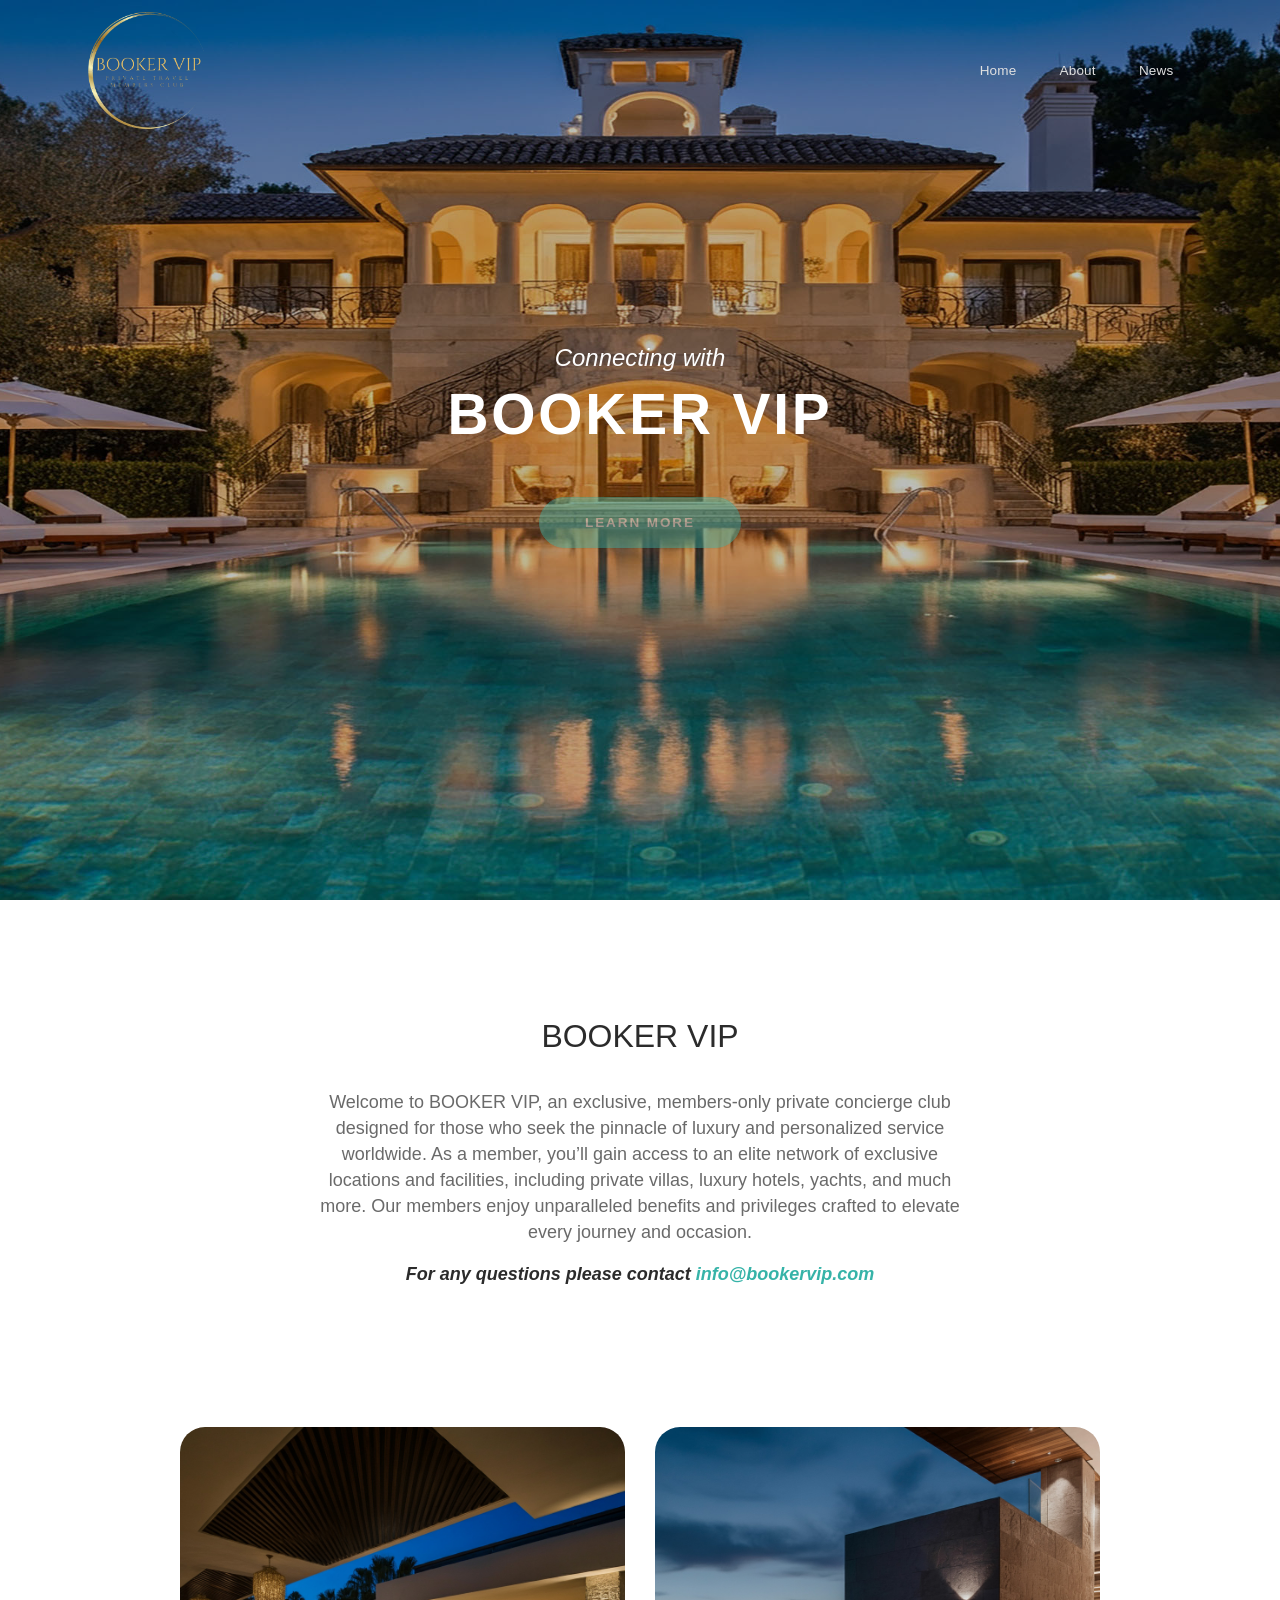
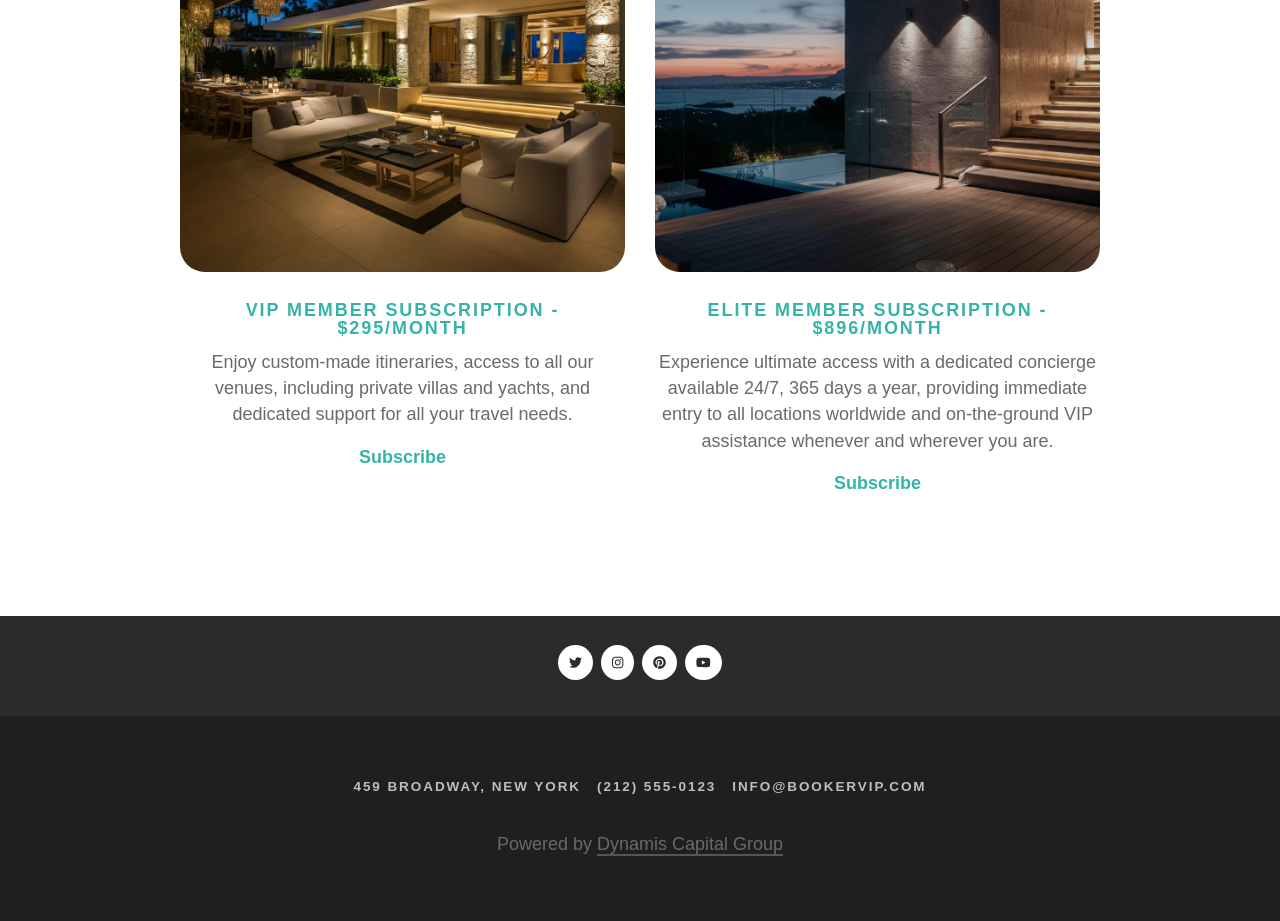
<file: index.html>
﻿<!DOCTYPE html>
<html data-bs-theme="light" lang="en-US" dir="ltr">
  <head>
    <meta charset="utf-8" />
    <meta http-equiv="X-UA-Compatible" content="IE=edge" />
    <meta name="viewport" content="width=device-width, initial-scale=1" />

    <!-- ===============================================-->
    <!--    Document Title-->
    <!-- ===============================================-->
    <title>BOOKER VIP</title>

    <!-- ===============================================-->
    <!--    Favicons-->
    <!-- ===============================================-->
    <link
      rel="apple-touch-icon"
      sizes="180x180"
      href="assets/img/favicons/apple-touch-icon.png"
    />
    <link
      rel="icon"
      type="image/png"
      sizes="32x32"
      href="assets/img/favicons/favicon-32x32.png"
    />
    <link
      rel="icon"
      type="image/png"
      sizes="16x16"
      href="assets/img/favicons/favicon-16x16.png"
    />
    <link
      rel="shortcut icon"
      type="image/x-icon"
      href="assets/img/favicons/favicon.ico"
    />
    <link rel="manifest" href="assets/img/favicons/manifest.json" />
    <meta
      name="msapplication-TileImage"
      content="assets/img/favicons/mstile-150x150.png"
    />
    <meta name="theme-color" content="#ffffff" />

    <!-- ===============================================-->
    <!--    Stylesheets-->
    <!-- ===============================================-->
    <link
      href="vendors/loaders.css/loaders.min.css"
      rel="stylesheet"
      type="text/css"
    />
    <link rel="preconnect" href="https://fonts.gstatic.com" />
    <link
      href="css2?family=Crimson+Text:ital,wght@0,400;0,600;0,700;1,400;1,600;1,700&amp;family=Mulish:ital,wght@0,200..1000;1,200..1000&amp;display=swap"
      rel="stylesheet"
    />
    <link rel="stylesheet" href="vendors/swiper/swiper-bundle.min.css" />
    <link href="assets/css/theme.min.css" rel="stylesheet" />
    <link href="assets/css/user.min.css" rel="stylesheet" />
  </head>

  <body>
    <!-- ===============================================--><!--    Main Content--><!-- ===============================================-->
    <main
      class="main"
      id="top"
      data-zanim-timeline="{}"
      data-zanim-trigger="scroll"
    >
      <div
        class="min-vh-100 d-flex flex-center bg-black w-100 position-fixed"
        id="preloader"
      >
        <div class="lds-ellipsis">
          <div></div>
          <div></div>
          <div></div>
          <div></div>
        </div>
      </div>
      <div data-layout="container">
        <div class="content">
          <nav
            class="navbar navbar-baikal navbar-top navbar-expand-lg fixed-top top-0 start-0 end-0"
            data-navbar-soft-on-scroll="data-navbar-soft-on-scroll"
          >
            <div class="container">
              <a class="navbar-brand" href="../">
                <img
                  src="assets/img/Vip-members-travel-club.png"
                  alt=""
                  width="123" /></a
              ><button
                class="navbar-toggler collapsed"
                type="button"
                data-bs-toggle="collapse"
                data-toggler-button="data-toggler-button"
                data-bs-target="#navbarNavDropdown"
                aria-controls="navbarNavDropdown"
                aria-expanded="false"
                aria-label="Toggle navigation"
              >
                <span class="navbar-toggler-icon"></span>
              </button>
              <div
                class="collapse navbar-collapse navbar-nav-top"
                id="navbarNavDropdown"
              >
                <ul class="ms-auto navbar-nav align-items-lg-center">
                  <li class="nav-item">
                    <a
                      class="nav-link d-flex align-items-center"
                      href="../index.html"
                      >Home</a
                    >
                  </li>
                  <li class="nav-item">
                    <a class="nav-link d-flex align-items-center" href=""
                      >About</a
                    >
                  </li>
                  <li class="nav-item">
                    <a class="nav-link d-flex align-items-center" href="#"
                      >News</a
                    >
                  </li>
                </ul>
              </div>
            </div>
          </nav>
          <div
            class="swiper-theme-container theme-slider animated-swiper"
            data-swiper-theme-container="data-swiper-theme-container"
          >
            <div
              class="swiper"
              data-swiper='{"loop":true,"slideToClickedSlide":true,"slidesPerView":1,"effect":"fade","autoplay":{"delay":5000,"disabledOnInteraction":false}}'
            >
              <div class="swiper-wrapper">
                <div class="swiper-slide">
                  <!-- ============================================--><!-- <section> begin ============================-->
                  <section
                    class="py-0 overflow-hidden"
                    data-zanim-timeline='{"delay":0}'
                  >
                    <div
                      class="bg-holder overlay"
                      style="background-image: url(assets/img/header-01.jpg)"
                      data-zanim-xs='{"delay":0,"ease":"Sine.easeInOut","duration":1,"from":{"scale":1.05,"alpha":1},"to":{"scale":1,"alpha":1}}'
                    ></div>
                    <!--/.bg-holder-->
                    <div class="container">
                      <div class="row flex-center py-6 py-lg-8 min-vh-100">
                        <div class="col-auto text-center">
                          <p
                            class="fst-italic mb-2 text-white fs-8 font-base"
                            data-zanim-xs='{"delay":0.7,"duration":0.7,"ease":"Power2.easeOut","from":{"y":20,"opacity":0},"to":{"y":0,"opacity":1}}'
                          >
                            Connecting with
                          </p>
                          <h2
                            class="text-uppercase text-white mb-4 mb-md-5 fw-bolder fs-6 fs-lg-5 pt-1"
                            data-zanim-xs='{"delay":0,"duration":1,"ease":"Sine.easeInOut","from":{"letterSpacing":"0.25em","opacity":0},"to":{"letterSpacing":"0.05em","opacity":1}}'
                          >
                            BOOKER VIP
                          </h2>
                          <button
                            class="btn btn-primary rounded-capsule mt-3 ls-1"
                            href="#!"
                            data-zanim-xs='{"delay":1.2,"duration":0.7,"ease":"Power2.easeOut","from":{"y":-20,"opacity":0},"to":{"y":0,"opacity":1}}'
                          >
                            Learn More
                          </button>
                        </div>
                      </div>
                      <a
                        class="text-white down-arrow"
                        href="#secondSection"
                        data-offset="400"
                        ><span
                          class="indicator-home-arrow"
                          data-zanim-xs='{"ease":"Back.easeOut","delay":1.95,"duration":0.4,"from":{"y":0,"opacity":0},"to":{"y":16,"opacity":1}}'
                        ></span
                        ><span
                          class="indicator-home-arrow"
                          data-zanim-xs='{"ease":"Back.easeOut","delay":2.2,"duration":0.4,"from":{"y":0,"opacity":0},"to":{"y":10,"opacity":1}}'
                        ></span
                      ></a>
                    </div>
                    <!-- end of .container-->
                  </section>
                  <!-- <section> close ============================--><!-- ============================================-->
                </div>
                <div class="swiper-slide">
                  <!-- ============================================--><!-- <section> begin ============================-->
                  <section
                    class="py-0 overflow-hidden"
                    data-zanim-timeline='{"delay":0}'
                  >
                    <div
                      class="bg-holder overlay"
                      style="background-image: url(assets/img/header-02.jpg)"
                      data-zanim-xs='{"delay":0,"ease":"Sine.easeInOut","duration":1,"from":{"scale":1.05,"alpha":1},"to":{"scale":1,"alpha":1}}'
                    ></div>
                    <!--/.bg-holder-->
                    <div class="container">
                      <div class="row flex-center py-6 py-lg-8 min-vh-100">
                        <div class="col-auto text-center">
                          <p
                            class="fst-italic mb-2 text-white fs-8 font-base"
                            data-zanim-xs='{"delay":0.7,"duration":0.7,"ease":"Power2.easeOut","from":{"y":20,"opacity":0},"to":{"y":0,"opacity":1}}'
                          >
                            start with you
                          </p>
                          <h2
                            class="text-uppercase text-white mb-4 mb-md-5 fw-bolder fs-6 fs-lg-5 pt-1"
                            data-zanim-xs='{"delay":0,"duration":1,"ease":"Sine.easeInOut","from":{"letterSpacing":"0.25em","opacity":0},"to":{"letterSpacing":"0.05em","opacity":1}}'
                          >
                            BOOKER VIP
                          </h2>
                          <button
                            class="btn btn-primary rounded-capsule mt-3 ls-1"
                            href="#!"
                            data-zanim-xs='{"delay":1.2,"duration":0.7,"ease":"Power2.easeOut","from":{"y":-20,"opacity":0},"to":{"y":0,"opacity":1}}'
                          >
                            Learn More
                          </button>
                        </div>
                      </div>
                      <a
                        class="text-white down-arrow"
                        href="#secondSection"
                        data-offset="400"
                        ><span
                          class="indicator-home-arrow"
                          data-zanim-xs='{"ease":"Back.easeOut","delay":1.95,"duration":0.4,"from":{"y":0,"opacity":0},"to":{"y":16,"opacity":1}}'
                        ></span
                        ><span
                          class="indicator-home-arrow"
                          data-zanim-xs='{"ease":"Back.easeOut","delay":2.2,"duration":0.4,"from":{"y":0,"opacity":0},"to":{"y":10,"opacity":1}}'
                        ></span
                      ></a>
                    </div>
                    <!-- end of .container-->
                  </section>
                  <!-- <section> close ============================--><!-- ============================================-->
                </div>
              </div>
              <div class="swiper-nav">
                <div class="swiper-button-next swiper-button-white"></div>
                <div class="swiper-button-prev swiper-button-white"></div>
              </div>
            </div>
          </div>

          <!-- ============================================--><!-- <section> begin ============================-->
          <section class="text-center" id="secondSection">
            <div class="container">
              <div class="row justify-content-center">
                <div class="col-lg-10">
                  <h3 class="pb-4 font-base fs-7 fw-normal text-1000">
                    BOOKER VIP
                  </h3>
                  <p class="w-xl-75 mx-auto px-3">
                    Welcome to BOOKER VIP, an exclusive, members-only private
                    concierge club designed for those who seek the pinnacle of
                    luxury and personalized service worldwide. As a member,
                    you’ll gain access to an elite network of exclusive
                    locations and facilities, including private villas, luxury
                    hotels, yachts, and much more. Our members enjoy
                    unparalleled benefits and privileges crafted to elevate
                    every journey and occasion.
                  </p>
                  <p class="w-md-75 mx-auto">
                    <span class="fst-italic text-1000 fw-semi-bold"
                      >For any questions please contact </span
                    ><a
                      class="text-primary fw-semi-bold fst-italic"
                      href="mailto: info@bookervip.com"
                      >info@bookervip.com</a
                    >
                  </p>
                </div>
              </div>
              <div class="row justify-content-center pt-6 pt-lg-8">
                <div class="col-11 col-md-5 mt-1">
                  <img class="img-fluid" src="assets/img/about.jpg" alt="" />
                  <h5
                    class="text-uppercase pt-4 pb-2 text-primary fw-bolder fs-9 ls-1"
                  >
                    VIP Member Subscription - $295/month
                  </h5>
                  <p>
                    Enjoy custom-made itineraries, access to all our venues,
                    including private villas and yachts, and dedicated support
                    for all your travel needs.
                  </p>
                  <a
                    class="text-capitalize link-primary fw-semi-bold mb-6 mb-md-0 d-inline-block"
                    href="#!"
                    >Subscribe</a
                  >
                </div>
                <div class="col-11 col-md-5 mt-1">
                  <img class="img-fluid" src="assets/img/action.jpg" alt="" />
                  <h5
                    class="text-uppercase pt-4 pb-2 text-primary fw-bolder fs-9 ls-1"
                  >
                    Elite Member Subscription - $896/month
                  </h5>
                  <p>
                    Experience ultimate access with a dedicated concierge
                    available 24/7, 365 days a year, providing immediate entry
                    to all locations worldwide and on-the-ground VIP assistance
                    whenever and wherever you are.
                  </p>
                  <a class="text-capitalize link-primary fw-semi-bold" href="#!"
                    >Subscribe</a
                  >
                </div>
              </div>
            </div>
            <!-- end of .container-->
          </section>
          <!-- <section> close ============================--><!-- ============================================-->

          <footer>
            <!-- ============================================--><!-- <section> begin ============================-->
            <section class="bg-1000 py-4">
              <div class="container">
                <div class="row">
                  <div
                    class="col text-center pb-2 d-flex align-items-center justify-content-center"
                  >
                    <a
                      class="social-icon d-flex align-items-center me-2"
                      href="#!"
                      ><span class="fab fa-twitter text-1000"></span></a
                    ><a
                      class="social-icon d-flex align-items-center me-2"
                      href="#!"
                      ><span class="fab fa-instagram text-1000"></span></a
                    ><a
                      class="social-icon d-flex align-items-center me-2"
                      href="#!"
                      ><span class="fab fa-pinterest text-1000"></span></a
                    ><a class="social-icon d-flex align-items-center" href="#!"
                      ><span class="fab fa-youtube text-1000"></span
                    ></a>
                  </div>
                </div>
              </div>
              <!-- end of .container-->
            </section>
            <!-- <section> close ============================--><!-- ============================================-->

            <!-- ============================================--><!-- <section> begin ============================-->
            <section class="bg-1100 py-5">
              <div class="container">
                <div class="row">
                  <div class="col text-center">
                    <h6
                      class="text-400 fw-semi-bold mt-3 fw-bold ls-1 text-uppercase"
                    >
                      459 broadway, new york<span class="ms-3"
                        >(212) 555-0123</span
                      ><span class="ms-3 mt-1 mt-md-0 d-inline-block"
                        >info@bookervip.com
                      </span>
                    </h6>
                    <p class="pt-4 mb-3 text-700">
                      Powered by
                      <a
                        class="link-700 text-decoration-none"
                        href="https://dynamiscapitalgroup.com/"
                        target="_blank"
                      >
                        <span
                          class="border-bottom border-800 border-2"
                          style="line-height: 10px; margin-bottom: 10px"
                          >Dynamis Capital Group
                        </span></a
                      >
                    </p>
                  </div>
                </div>
              </div>
              <!-- end of .container-->
            </section>
            <!-- <section> close ============================--><!-- ============================================-->
          </footer>
        </div>
      </div>
    </main>
    <!-- ===============================================--><!--    End of Main Content--><!-- ===============================================-->

    <!-- ===============================================--><!--    JavaScripts--><!-- ===============================================-->
    <script src="vendors/popper/popper.min.js"></script>
    <script src="vendors/bootstrap/bootstrap.min.js"></script>
    <script src="vendors/is/is.min.js"></script>
    <script src="vendors/swiper/swiper-bundle.min.js"></script>
    <script src="vendors/fontawesome/all.min.js"></script>
    <script src="vendors/lodash/lodash.min.js"></script>
    <script src="vendors/imagesloaded/imagesloaded.pkgd.js"></script>
    <script src="vendors/gsap/gsap.js"></script>
    <script src="vendors/gsap/customEase.js"></script>
    <script src="vendors/gsap/drawSVGPlugin.js"></script>
    <script src="assets/js/theme.js"></script>
  </body>
</html>
</file>
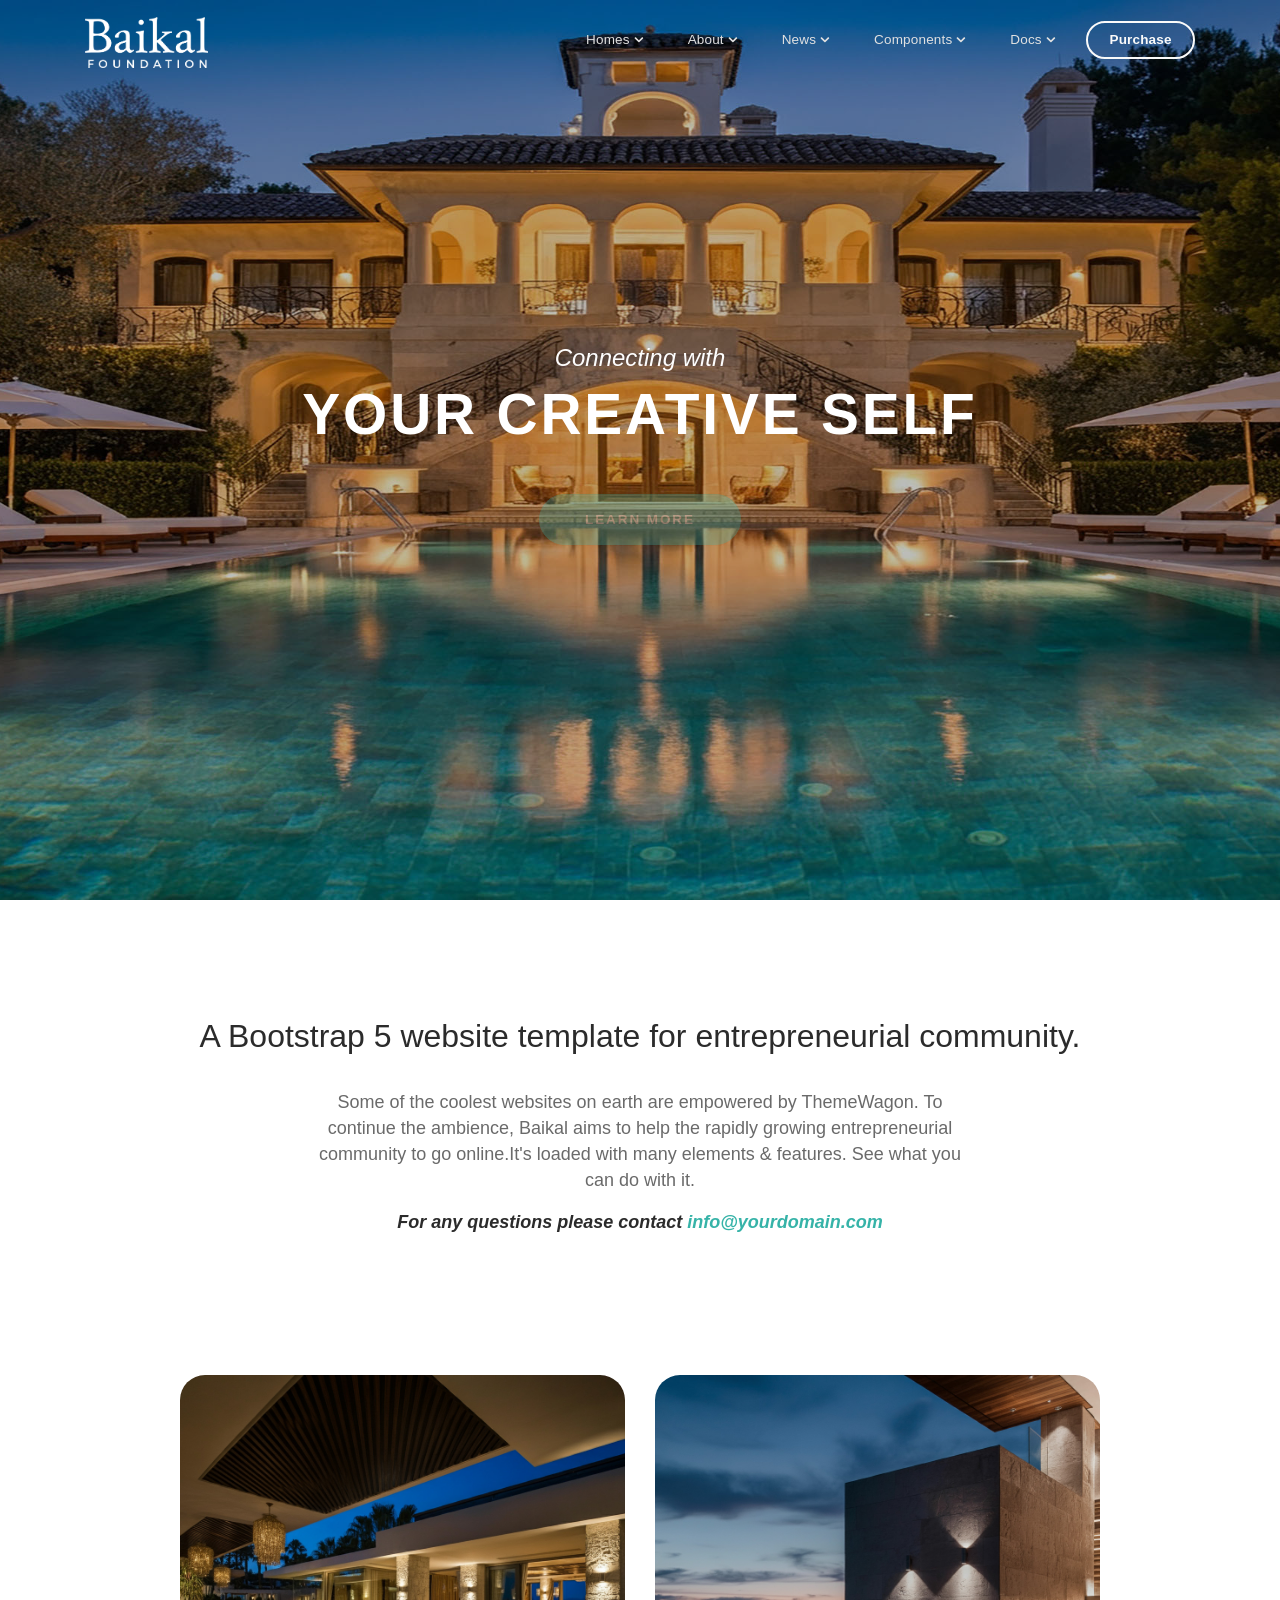
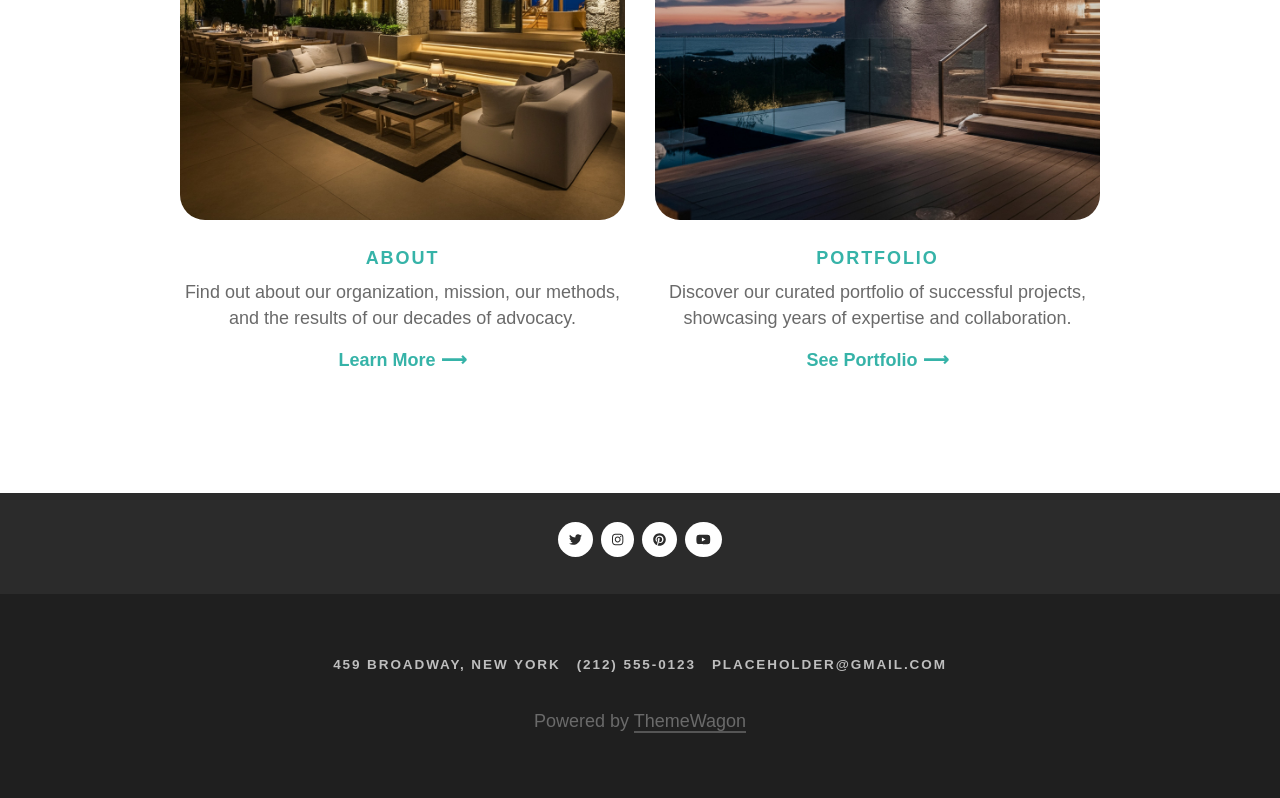
<file: homes/home-slider.html>
﻿<!DOCTYPE html>
<html data-bs-theme="light" lang="en-US" dir="ltr">

  <head>
    <meta charset="utf-8">
    <meta http-equiv="X-UA-Compatible" content="IE=edge">
    <meta name="viewport" content="width=device-width, initial-scale=1">

    <!-- ===============================================--><!--    Document Title--><!-- ===============================================-->
    <title>Baikal | Create Beautiful Website</title>

    <!-- ===============================================--><!--    Favicons--><!-- ===============================================-->
    <link rel="apple-touch-icon" sizes="180x180" href="../assets/img/favicons/apple-touch-icon.png">
    <link rel="icon" type="image/png" sizes="32x32" href="../assets/img/favicons/favicon-32x32.png">
    <link rel="icon" type="image/png" sizes="16x16" href="../assets/img/favicons/favicon-16x16.png">
    <link rel="shortcut icon" type="image/x-icon" href="../assets/img/favicons/favicon.ico">
    <link rel="manifest" href="../assets/img/favicons/manifest.json">
    <meta name="msapplication-TileImage" content="../assets/img/favicons/mstile-150x150.png">
    <meta name="theme-color" content="#ffffff">

    <!-- ===============================================--><!--    Stylesheets--><!-- ===============================================-->
    <link href="../vendors/loaders.css/loaders.min.css" rel="stylesheet" type="text/css">
    <link rel="preconnect" href="https://fonts.gstatic.com">
    <link href="../../../css2?family=Crimson+Text:ital,wght@0,400;0,600;0,700;1,400;1,600;1,700&amp;family=Mulish:ital,wght@0,200..1000;1,200..1000&amp;display=swap" rel="stylesheet">
    <link rel="stylesheet" href="../vendors/swiper/swiper-bundle.min.css">
    <link href="../assets/css/theme.min.css" rel="stylesheet">
    <link href="../assets/css/user.min.css" rel="stylesheet">
  </head>

  <body>
    <!-- ===============================================--><!--    Main Content--><!-- ===============================================-->
    <main class="main" id="top" data-zanim-timeline="{}" data-zanim-trigger="scroll">
      <div class="min-vh-100 d-flex flex-center bg-black w-100 position-fixed" id="preloader">
        <div class="lds-ellipsis">
          <div> </div>
          <div> </div>
          <div> </div>
          <div></div>
        </div>
      </div>
      <div data-layout="container">
        <div class="content">
          <nav class="navbar navbar-baikal navbar-top navbar-expand-lg fixed-top top-0 start-0 end-0" data-navbar-soft-on-scroll="data-navbar-soft-on-scroll">
            <div class="container"><a class="navbar-brand" href="../"> <img src="../assets/img/logo-baikal.png" alt="" width="123"></a><button class="navbar-toggler collapsed" type="button" data-bs-toggle="collapse" data-toggler-button="data-toggler-button" data-bs-target="#navbarNavDropdown" aria-controls="navbarNavDropdown" aria-expanded="false" aria-label="Toggle navigation"><span class="navbar-toggler-icon"></span></button>
              <div class="collapse navbar-collapse navbar-nav-top" id="navbarNavDropdown" data-top-nav-dropdowns="data-top-nav-dropdowns">
                <ul class="ms-auto navbar-nav align-items-lg-center">
                  <li class="nav-item dropdown"> <a class="nav-link dropdown-toggle d-flex align-items-center" href="#!" role="button" data-bs-toggle="dropdown" data-bs-auto-close="outside" aria-haspopup="true" aria-expanded="false">Homes<span class="fas fa-chevron-down d-inline-block toggle-icon" data-fa-transform="shrink-4"></span></a>
                    <ul class="dropdown-menu navbar-dropdown-caret">
                      <li> <a class="dropdown-item" href="../index.html">Default</a></li>
                      <li> <a class="dropdown-item" href="index-classic.html">Classic</a></li>
                      <li> <a class="dropdown-item" href="youtube-video.html">Video full height</a></li>
                      <li> <a class="dropdown-item" href="video-classic.html">Video classic</a></li>
                      <li> <a class="dropdown-item active" href="home-slider.html">Home slider</a></li>
                      <li> <a class="dropdown-item" href="slider-classic.html">Slider classic</a></li>
                    </ul>
                  </li>
                  <li class="nav-item dropdown"> <a class="nav-link dropdown-toggle d-flex align-items-center" href="#!" role="button" data-bs-toggle="dropdown" data-bs-auto-close="outside" aria-haspopup="true" aria-expanded="false">About<span class="fas fa-chevron-down d-inline-block toggle-icon" data-fa-transform="shrink-4"></span></a>
                    <ul class="dropdown-menu navbar-dropdown-caret">
                      <li> <a class="dropdown-item" href="../about/what-we-do.html">What we do</a></li>
                      <li> <a class="dropdown-item" href="../about/projects.html">Projects</a></li>
                      <li> <a class="dropdown-item" href="../about/partners.html">Partners</a></li>
                      <li> <a class="dropdown-item" href="../about/contact.html">Contact</a></li>
                    </ul>
                  </li>
                  <li class="nav-item dropdown"> <a class="nav-link dropdown-toggle d-flex align-items-center" href="#!" role="button" data-bs-toggle="dropdown" data-bs-auto-close="outside" aria-haspopup="true" aria-expanded="false">News<span class="fas fa-chevron-down d-inline-block toggle-icon" data-fa-transform="shrink-4"></span></a>
                    <ul class="dropdown-menu navbar-dropdown-caret">
                      <li> <a class="dropdown-item" href="../news/archive.html">Archive</a></li>
                      <li> <a class="dropdown-item" href="../news/standard.html">Standard</a></li>
                      <li> <a class="dropdown-item" href="../news/featured.html">Featured</a></li>
                      <li> <a class="dropdown-item" href="../news/slider.html">Slider</a></li>
                    </ul>
                  </li>
                  <li class="nav-item dropdown"> <a class="nav-link dropdown-toggle d-flex align-items-center" href="#!" role="button" data-bs-toggle="dropdown" data-bs-auto-close="outside" aria-haspopup="true" aria-expanded="false">Components<span class="fas fa-chevron-down d-inline-block toggle-icon" data-fa-transform="shrink-4"></span></a>
                    <ul class="dropdown-menu navbar-dropdown-caret">
                      <li> <a class="dropdown-item" href="../components/background.html">Background</a></li>
                      <li> <a class="dropdown-item" href="../components/buttons.html">Buttons</a></li>
                      <li> <a class="dropdown-item" href="../components/carousel.html">Carousel</a></li>
                      <li> <a class="dropdown-item" href="../components/colors.html">Colors</a></li>
                      <li> <a class="dropdown-item" href="../components/fontawesome.html">Fontawesome</a></li>
                      <li> <a class="dropdown-item" href="../components/googlemap.html">Google map</a></li>
                      <li> <a class="dropdown-item" href="../components/grid.html">Grid</a></li>
                      <li> <a class="dropdown-item" href="../components/sizing.html">Sizing</a></li>
                      <li> <a class="dropdown-item" href="../components/parallax.html">Parallax</a></li>
                      <li> <a class="dropdown-item" href="../components/smtpjs.html">Smtpjs</a></li>
                      <li> <a class="dropdown-item" href="../components/spacing.html">Spacing</a></li>
                      <li> <a class="dropdown-item" href="../components/swiper.html">Swiper</a></li>
                      <li> <a class="dropdown-item" href="../components/typography.html">Typography</a></li>
                      <li> <a class="dropdown-item" href="../components/utilities.html">Utilities</a></li>
                    </ul>
                  </li>
                  <li class="nav-item dropdown"> <a class="nav-link dropdown-toggle d-flex align-items-center" href="#!" role="button" data-bs-toggle="dropdown" data-bs-auto-close="outside" aria-haspopup="true" aria-expanded="false">Docs<span class="fas fa-chevron-down d-inline-block toggle-icon" data-fa-transform="shrink-4"></span></a>
                    <ul class="dropdown-menu navbar-dropdown-caret">
                      <li> <a class="dropdown-item" href="../docs/getting-started.html">Getting Started</a></li>
                      <li> <a class="dropdown-item" href="../docs/file-structure.html">File Structure</a></li>
                      <li> <a class="dropdown-item" href="../docs/customization.html">Customization</a></li>
                      <li> <a class="dropdown-item" href="../docs/gulp.html">Gulp</a></li>
                      <li> <a class="dropdown-item" href="../docs/rtl.html">RTL</a></li>
                      <li> <a class="dropdown-item" href="../docs/plugins.html">Plugins</a></li>
                      <li> <a class="dropdown-item" href="../docs/changelog.html">Changelog</a></li>
                    </ul>
                  </li>
                  <li class="nav-item py-2 py-lg-0 ms-lg-2"> <a class="btn btn-sm btn-outline-light rounded-capsule" href="https://themewagon.com/themes/bootstrap-4-startup-small-business-website-template/" target="_blank">Purchase</a></li>
                </ul>
              </div>
            </div>
          </nav>
          <div class="swiper-theme-container theme-slider animated-swiper" data-swiper-theme-container="data-swiper-theme-container">
            <div class="swiper" data-swiper='{"loop":true,"slideToClickedSlide":true,"slidesPerView":1,"effect":"fade","autoplay":{"delay":5000,"disabledOnInteraction":false}}'>
              <div class="swiper-wrapper">
                <div class="swiper-slide">

                  <!-- ============================================--><!-- <section> begin ============================-->
                  <section class="py-0 overflow-hidden" data-zanim-timeline='{"delay":0}'>
                    <div class="bg-holder overlay" style="background-image:url(../assets/img/header-01.jpg);" data-zanim-xs='{"delay":0,"ease":"Sine.easeInOut","duration":1,"from":{"scale":1.05,"alpha":1},"to":{"scale":1,"alpha":1}}'></div><!--/.bg-holder-->
                    <div class="container">
                      <div class="row flex-center py-6 py-lg-8 min-vh-100">
                        <div class="col-auto text-center">
                          <p class="fst-italic mb-2 text-white fs-8 font-base" data-zanim-xs='{"delay":0.7,"duration":0.7,"ease":"Power2.easeOut","from":{"y":20,"opacity":0},"to":{"y":0,"opacity":1}}'>Connecting with</p>
                          <h2 class="text-uppercase text-white mb-4 mb-md-5 fw-bolder fs-6 fs-lg-5 pt-1" data-zanim-xs='{"delay":0,"duration":1,"ease":"Sine.easeInOut","from":{"letterSpacing":"0.25em","opacity":0},"to":{"letterSpacing":"0.05em","opacity":1}}'>your creative self</h2><button class="btn btn-primary rounded-capsule mt-3 ls-1" href="#!" data-zanim-xs='{"delay":1.2,"duration":0.7,"ease":"Power2.easeOut","from":{"y":-20,"opacity":0},"to":{"y":0,"opacity":1}}'>Learn More </button>
                        </div>
                      </div><a class="text-white down-arrow" href="#secondSection" data-offset="400"><span class="indicator-home-arrow" data-zanim-xs='{"ease":"Back.easeOut","delay":1.95,"duration":0.4,"from":{"y":0,"opacity":0},"to":{"y":16,"opacity":1}}'></span><span class="indicator-home-arrow" data-zanim-xs='{"ease":"Back.easeOut","delay":2.2,"duration":0.4,"from":{"y":0,"opacity":0},"to":{"y":10,"opacity":1}}'></span></a>
                    </div><!-- end of .container-->
                  </section><!-- <section> close ============================--><!-- ============================================-->

                </div>
                <div class="swiper-slide">

                  <!-- ============================================--><!-- <section> begin ============================-->
                  <section class="py-0 overflow-hidden" data-zanim-timeline='{"delay":0}'>
                    <div class="bg-holder overlay" style="background-image:url(../assets/img/header-02.jpg);" data-zanim-xs='{"delay":0,"ease":"Sine.easeInOut","duration":1,"from":{"scale":1.05,"alpha":1},"to":{"scale":1,"alpha":1}}'></div><!--/.bg-holder-->
                    <div class="container">
                      <div class="row flex-center py-6 py-lg-8 min-vh-100">
                        <div class="col-auto text-center">
                          <p class="fst-italic mb-2 text-white fs-8 font-base" data-zanim-xs='{"delay":0.7,"duration":0.7,"ease":"Power2.easeOut","from":{"y":20,"opacity":0},"to":{"y":0,"opacity":1}}'>Success stories</p>
                          <h2 class="text-uppercase text-white mb-4 mb-md-5 fw-bolder fs-6 fs-lg-5 pt-1" data-zanim-xs='{"delay":0,"duration":1,"ease":"Sine.easeInOut","from":{"letterSpacing":"0.25em","opacity":0},"to":{"letterSpacing":"0.05em","opacity":1}}'>start with you</h2><button class="btn btn-primary rounded-capsule mt-3 ls-1" href="#!" data-zanim-xs='{"delay":1.2,"duration":0.7,"ease":"Power2.easeOut","from":{"y":-20,"opacity":0},"to":{"y":0,"opacity":1}}'>Learn More </button>
                        </div>
                      </div><a class="text-white down-arrow" href="#secondSection" data-offset="400"><span class="indicator-home-arrow" data-zanim-xs='{"ease":"Back.easeOut","delay":1.95,"duration":0.4,"from":{"y":0,"opacity":0},"to":{"y":16,"opacity":1}}'></span><span class="indicator-home-arrow" data-zanim-xs='{"ease":"Back.easeOut","delay":2.2,"duration":0.4,"from":{"y":0,"opacity":0},"to":{"y":10,"opacity":1}}'></span></a>
                    </div><!-- end of .container-->
                  </section><!-- <section> close ============================--><!-- ============================================-->

                </div>
              </div>
              <div class="swiper-nav">
                <div class="swiper-button-next swiper-button-white"></div>
                <div class="swiper-button-prev swiper-button-white"></div>
              </div>
            </div>
          </div>

          <!-- ============================================--><!-- <section> begin ============================-->
          <section class="text-center" id="secondSection">
            <div class="container">
              <div class="row justify-content-center">
                <div class="col-lg-10">
                  <h3 class="pb-4 font-base fs-7 fw-normal text-1000">A Bootstrap 5 website template for entrepreneurial community.</h3>
                  <p class="w-xl-75 mx-auto px-3">Some of the coolest websites on earth are empowered by ThemeWagon. To continue the ambience, Baikal aims to help the rapidly growing entrepreneurial community to go online.It's loaded with many elements & features. See what you can do with it.</p>
                  <p class="w-md-75 mx-auto"> <span class="fst-italic text-1000 fw-semi-bold">For any questions please contact </span><a class="text-primary fw-semi-bold fst-italic" href="#!">info@yourdomain.com</a></p>
                </div>
              </div>
              <div class="row justify-content-center pt-6 pt-lg-8">
                <div class="col-11 col-md-5 mt-1"><img class="img-fluid" src="../assets/img/about.jpg" alt="">
                  <h5 class="text-uppercase pt-4 pb-2 text-primary fw-bolder fs-9 ls-1">about</h5>
                  <p>Find out about our organization, mission, our methods, and the results of our decades of advocacy.</p><a class="text-capitalize link-primary fw-semi-bold mb-6 mb-md-0 d-inline-block" href="#!">learn more ⟶</a>
                </div>
                <div class="col-11 col-md-5 mt-1"><img class="img-fluid" src="../assets/img/action.jpg" alt="">
                  <h5 class="text-uppercase pt-4 pb-2 text-primary fw-bolder fs-9 ls-1">portfolio</h5>
                  <p>Discover our curated portfolio of successful projects, showcasing years of expertise and collaboration.</p><a class="text-capitalize link-primary fw-semi-bold" href="#!">see portfolio ⟶</a>
                </div>
              </div>
            </div><!-- end of .container-->
          </section><!-- <section> close ============================--><!-- ============================================-->

          <footer>

            <!-- ============================================--><!-- <section> begin ============================-->
            <section class="bg-1000 py-4">
              <div class="container">
                <div class="row">
                  <div class="col text-center pb-2 d-flex align-items-center justify-content-center"><a class="social-icon d-flex align-items-center me-2" href="#!"><span class="fab fa-twitter text-1000"></span></a><a class="social-icon d-flex align-items-center me-2" href="#!"><span class="fab fa-instagram text-1000"></span></a><a class="social-icon d-flex align-items-center me-2" href="#!"><span class="fab fa-pinterest text-1000"></span></a><a class="social-icon d-flex align-items-center" href="#!"><span class="fab fa-youtube text-1000"></span></a></div>
                </div>
              </div><!-- end of .container-->
            </section><!-- <section> close ============================--><!-- ============================================-->



            <!-- ============================================--><!-- <section> begin ============================-->
            <section class="bg-1100 py-5">
              <div class="container">
                <div class="row">
                  <div class="col text-center">
                    <h6 class="text-400 fw-semi-bold mt-3 fw-bold ls-1 text-uppercase"> 459 broadway, new york<span class="ms-3">(212) 555-0123</span><span class="ms-3 mt-1 mt-md-0 d-inline-block">placeholder@gmail.com</span></h6>
                    <p class="pt-4 mb-3 text-700"> Powered by <a class="link-700 text-decoration-none" href="https://themewagon.com" target="_blank"> <span class="border-bottom border-800 border-2" style="line-height:10px; margin-bottom: 10px;">ThemeWagon </span></a></p>
                  </div>
                </div>
              </div><!-- end of .container-->
            </section><!-- <section> close ============================--><!-- ============================================-->

          </footer>
        </div>
      </div>
    </main><!-- ===============================================--><!--    End of Main Content--><!-- ===============================================-->



    <!-- ===============================================--><!--    JavaScripts--><!-- ===============================================-->
    <script src="../vendors/popper/popper.min.js"></script>
    <script src="../vendors/bootstrap/bootstrap.min.js"></script>
    <script src="../vendors/is/is.min.js"></script>
    <script src="../vendors/swiper/swiper-bundle.min.js"> </script>
    <script src="../vendors/fontawesome/all.min.js"></script>
    <script src="../vendors/lodash/lodash.min.js"></script>
    <script src="../vendors/imagesloaded/imagesloaded.pkgd.js"></script>
    <script src="../vendors/gsap/gsap.js"></script>
    <script src="../vendors/gsap/customEase.js"></script>
    <script src="../vendors/gsap/drawSVGPlugin.js"></script>
    <script src="../assets/js/theme.js"></script>
  </body>

</html>
</file>
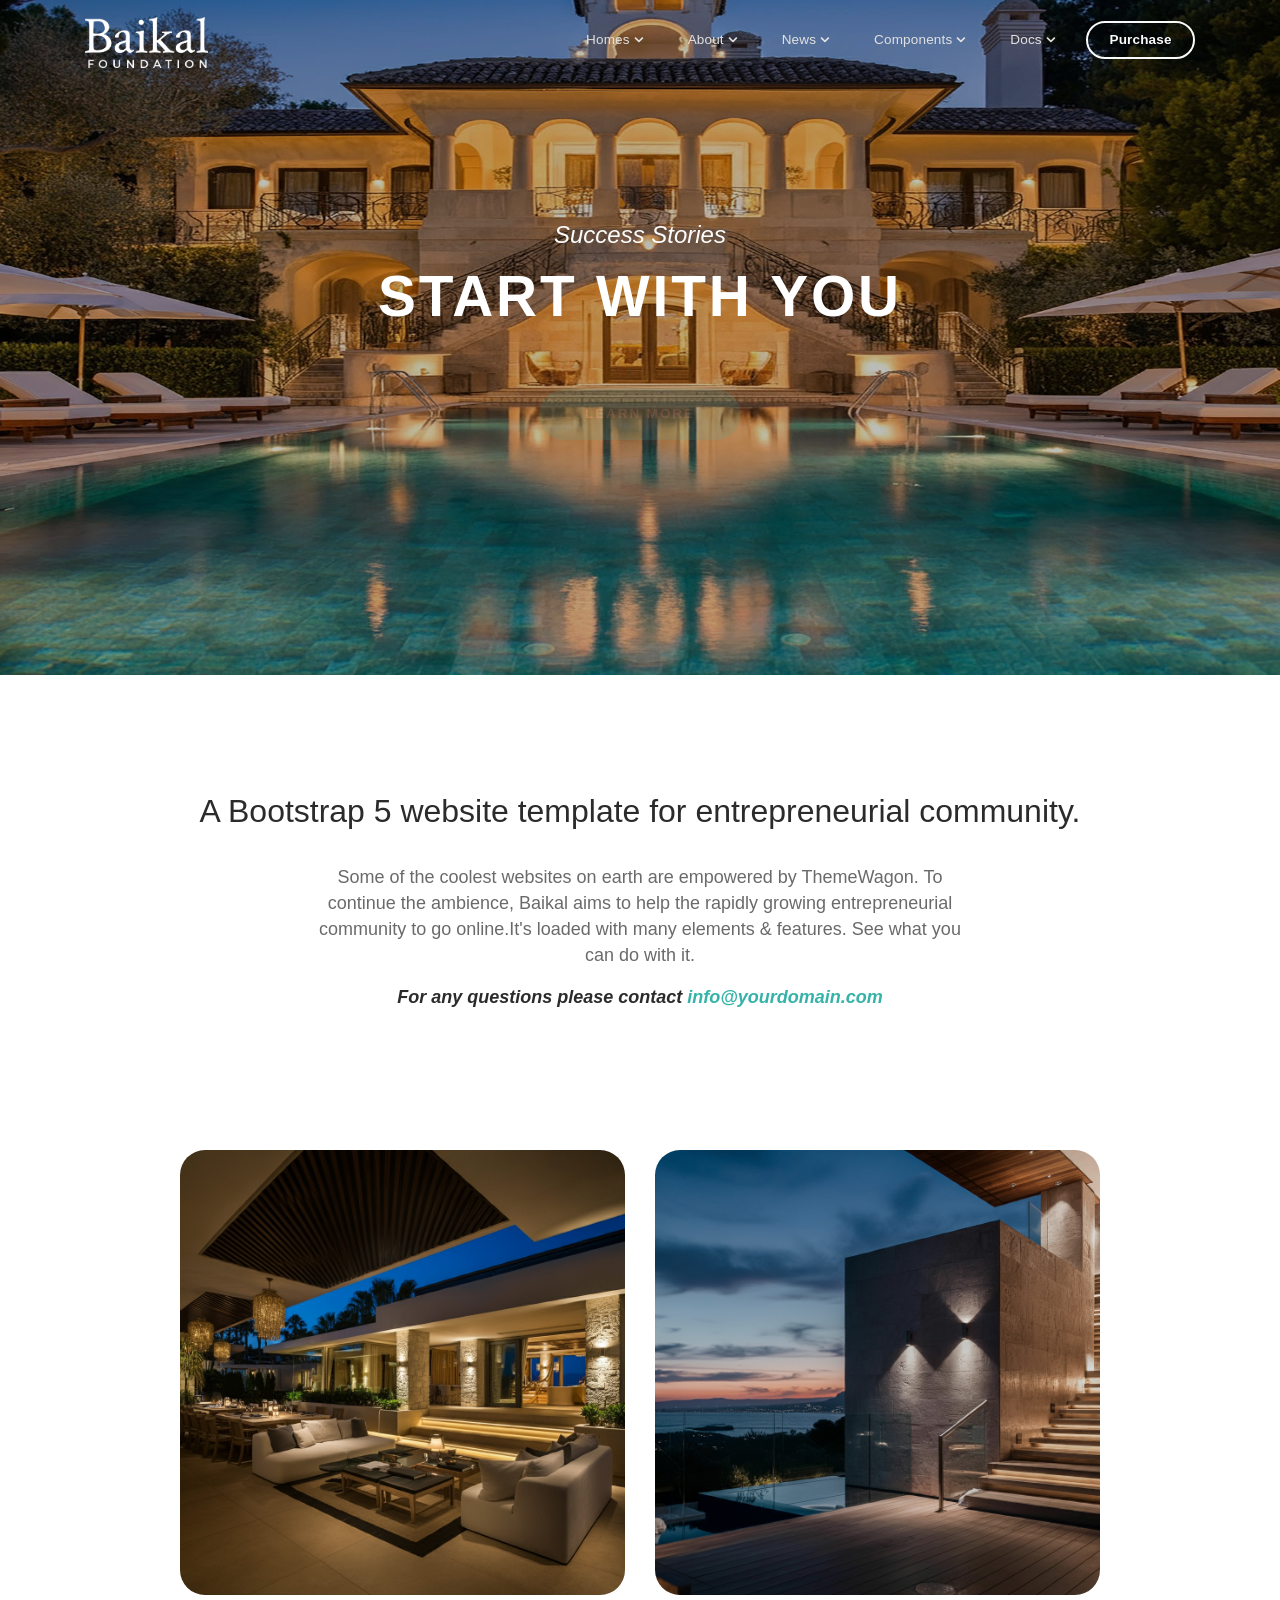
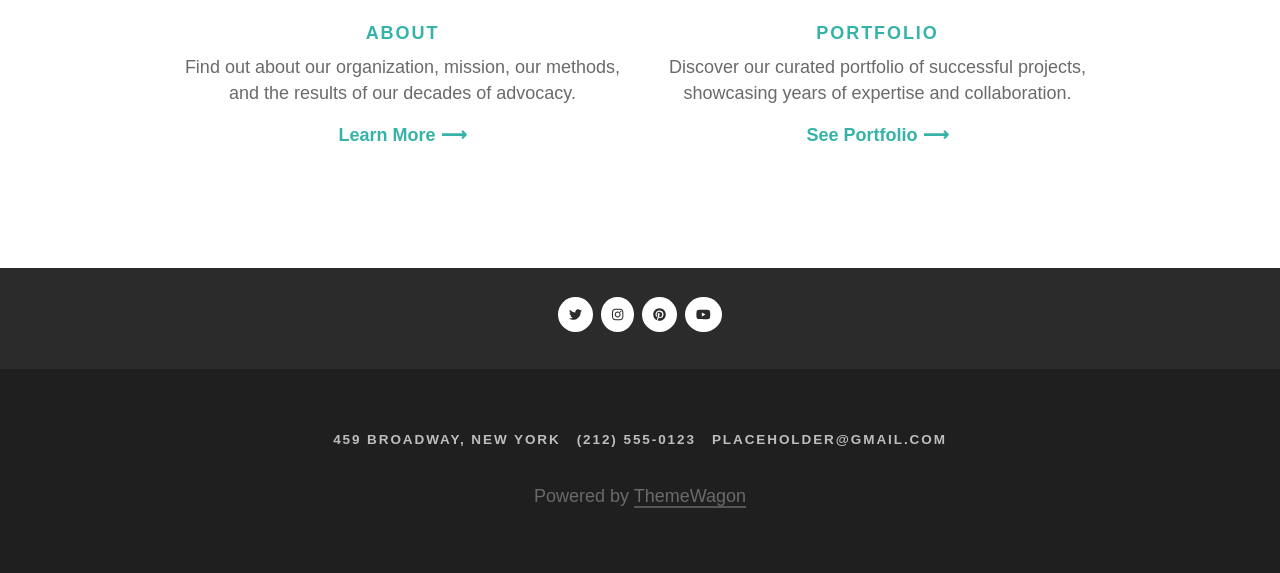
<file: homes/index-classic.html>
﻿<!DOCTYPE html>
<html data-bs-theme="light" lang="en-US" dir="ltr">

  <head>
    <meta charset="utf-8">
    <meta http-equiv="X-UA-Compatible" content="IE=edge">
    <meta name="viewport" content="width=device-width, initial-scale=1">

    <!-- ===============================================--><!--    Document Title--><!-- ===============================================-->
    <title>Baikal | Create Beautiful Website</title>

    <!-- ===============================================--><!--    Favicons--><!-- ===============================================-->
    <link rel="apple-touch-icon" sizes="180x180" href="../assets/img/favicons/apple-touch-icon.png">
    <link rel="icon" type="image/png" sizes="32x32" href="../assets/img/favicons/favicon-32x32.png">
    <link rel="icon" type="image/png" sizes="16x16" href="../assets/img/favicons/favicon-16x16.png">
    <link rel="shortcut icon" type="image/x-icon" href="../assets/img/favicons/favicon.ico">
    <link rel="manifest" href="../assets/img/favicons/manifest.json">
    <meta name="msapplication-TileImage" content="../assets/img/favicons/mstile-150x150.png">
    <meta name="theme-color" content="#ffffff">

    <!-- ===============================================--><!--    Stylesheets--><!-- ===============================================-->
    <link href="../vendors/loaders.css/loaders.min.css" rel="stylesheet" type="text/css">
    <link rel="preconnect" href="https://fonts.gstatic.com">
    <link href="../../../css2?family=Crimson+Text:ital,wght@0,400;0,600;0,700;1,400;1,600;1,700&amp;family=Mulish:ital,wght@0,200..1000;1,200..1000&amp;display=swap" rel="stylesheet">
    <link rel="stylesheet" href="../vendors/swiper/swiper-bundle.min.css">
    <link href="../assets/css/theme.min.css" rel="stylesheet">
    <link href="../assets/css/user.min.css" rel="stylesheet">
  </head>

  <body>
    <!-- ===============================================--><!--    Main Content--><!-- ===============================================-->
    <main class="main" id="top" data-zanim-timeline="{}" data-zanim-trigger="scroll">
      <div class="min-vh-100 d-flex flex-center bg-black w-100 position-fixed" id="preloader">
        <div class="lds-ellipsis">
          <div> </div>
          <div> </div>
          <div> </div>
          <div></div>
        </div>
      </div>
      <div data-layout="container">
        <div class="content">
          <nav class="navbar navbar-baikal navbar-top navbar-expand-lg fixed-top top-0 start-0 end-0" data-navbar-soft-on-scroll="data-navbar-soft-on-scroll">
            <div class="container"><a class="navbar-brand" href="../"> <img src="../assets/img/logo-baikal.png" alt="" width="123"></a><button class="navbar-toggler collapsed" type="button" data-bs-toggle="collapse" data-toggler-button="data-toggler-button" data-bs-target="#navbarNavDropdown" aria-controls="navbarNavDropdown" aria-expanded="false" aria-label="Toggle navigation"><span class="navbar-toggler-icon"></span></button>
              <div class="collapse navbar-collapse navbar-nav-top" id="navbarNavDropdown" data-top-nav-dropdowns="data-top-nav-dropdowns">
                <ul class="ms-auto navbar-nav align-items-lg-center">
                  <li class="nav-item dropdown"> <a class="nav-link dropdown-toggle d-flex align-items-center" href="#!" role="button" data-bs-toggle="dropdown" data-bs-auto-close="outside" aria-haspopup="true" aria-expanded="false">Homes<span class="fas fa-chevron-down d-inline-block toggle-icon" data-fa-transform="shrink-4"></span></a>
                    <ul class="dropdown-menu navbar-dropdown-caret">
                      <li> <a class="dropdown-item" href="../index.html">Default</a></li>
                      <li> <a class="dropdown-item active" href="index-classic.html">Classic</a></li>
                      <li> <a class="dropdown-item" href="youtube-video.html">Video full height</a></li>
                      <li> <a class="dropdown-item" href="video-classic.html">Video classic</a></li>
                      <li> <a class="dropdown-item" href="home-slider.html">Home slider</a></li>
                      <li> <a class="dropdown-item" href="slider-classic.html">Slider classic</a></li>
                    </ul>
                  </li>
                  <li class="nav-item dropdown"> <a class="nav-link dropdown-toggle d-flex align-items-center" href="#!" role="button" data-bs-toggle="dropdown" data-bs-auto-close="outside" aria-haspopup="true" aria-expanded="false">About<span class="fas fa-chevron-down d-inline-block toggle-icon" data-fa-transform="shrink-4"></span></a>
                    <ul class="dropdown-menu navbar-dropdown-caret">
                      <li> <a class="dropdown-item" href="../about/what-we-do.html">What we do</a></li>
                      <li> <a class="dropdown-item" href="../about/projects.html">Projects</a></li>
                      <li> <a class="dropdown-item" href="../about/partners.html">Partners</a></li>
                      <li> <a class="dropdown-item" href="../about/contact.html">Contact</a></li>
                    </ul>
                  </li>
                  <li class="nav-item dropdown"> <a class="nav-link dropdown-toggle d-flex align-items-center" href="#!" role="button" data-bs-toggle="dropdown" data-bs-auto-close="outside" aria-haspopup="true" aria-expanded="false">News<span class="fas fa-chevron-down d-inline-block toggle-icon" data-fa-transform="shrink-4"></span></a>
                    <ul class="dropdown-menu navbar-dropdown-caret">
                      <li> <a class="dropdown-item" href="../news/archive.html">Archive</a></li>
                      <li> <a class="dropdown-item" href="../news/standard.html">Standard</a></li>
                      <li> <a class="dropdown-item" href="../news/featured.html">Featured</a></li>
                      <li> <a class="dropdown-item" href="../news/slider.html">Slider</a></li>
                    </ul>
                  </li>
                  <li class="nav-item dropdown"> <a class="nav-link dropdown-toggle d-flex align-items-center" href="#!" role="button" data-bs-toggle="dropdown" data-bs-auto-close="outside" aria-haspopup="true" aria-expanded="false">Components<span class="fas fa-chevron-down d-inline-block toggle-icon" data-fa-transform="shrink-4"></span></a>
                    <ul class="dropdown-menu navbar-dropdown-caret">
                      <li> <a class="dropdown-item" href="../components/background.html">Background</a></li>
                      <li> <a class="dropdown-item" href="../components/buttons.html">Buttons</a></li>
                      <li> <a class="dropdown-item" href="../components/carousel.html">Carousel</a></li>
                      <li> <a class="dropdown-item" href="../components/colors.html">Colors</a></li>
                      <li> <a class="dropdown-item" href="../components/fontawesome.html">Fontawesome</a></li>
                      <li> <a class="dropdown-item" href="../components/googlemap.html">Google map</a></li>
                      <li> <a class="dropdown-item" href="../components/grid.html">Grid</a></li>
                      <li> <a class="dropdown-item" href="../components/sizing.html">Sizing</a></li>
                      <li> <a class="dropdown-item" href="../components/parallax.html">Parallax</a></li>
                      <li> <a class="dropdown-item" href="../components/smtpjs.html">Smtpjs</a></li>
                      <li> <a class="dropdown-item" href="../components/spacing.html">Spacing</a></li>
                      <li> <a class="dropdown-item" href="../components/swiper.html">Swiper</a></li>
                      <li> <a class="dropdown-item" href="../components/typography.html">Typography</a></li>
                      <li> <a class="dropdown-item" href="../components/utilities.html">Utilities</a></li>
                    </ul>
                  </li>
                  <li class="nav-item dropdown"> <a class="nav-link dropdown-toggle d-flex align-items-center" href="#!" role="button" data-bs-toggle="dropdown" data-bs-auto-close="outside" aria-haspopup="true" aria-expanded="false">Docs<span class="fas fa-chevron-down d-inline-block toggle-icon" data-fa-transform="shrink-4"></span></a>
                    <ul class="dropdown-menu navbar-dropdown-caret">
                      <li> <a class="dropdown-item" href="../docs/getting-started.html">Getting Started</a></li>
                      <li> <a class="dropdown-item" href="../docs/file-structure.html">File Structure</a></li>
                      <li> <a class="dropdown-item" href="../docs/customization.html">Customization</a></li>
                      <li> <a class="dropdown-item" href="../docs/gulp.html">Gulp</a></li>
                      <li> <a class="dropdown-item" href="../docs/rtl.html">RTL</a></li>
                      <li> <a class="dropdown-item" href="../docs/plugins.html">Plugins</a></li>
                      <li> <a class="dropdown-item" href="../docs/changelog.html">Changelog</a></li>
                    </ul>
                  </li>
                  <li class="nav-item py-2 py-lg-0 ms-lg-2"> <a class="btn btn-sm btn-outline-light rounded-capsule" href="https://themewagon.com/themes/bootstrap-4-startup-small-business-website-template/" target="_blank">Purchase</a></li>
                </ul>
              </div>
            </div>
          </nav>

          <!-- ============================================--><!-- <section> begin ============================-->
          <section class="py-0 overflow-hidden" data-zanim-timeline='{"delay":0}' data-zanim-trigger="scroll">
            <div class="bg-holder overlay" style="background-image:url(../assets/img/header-01.jpg);" data-zanim-xs='{"delay":0,"ease":"Sine.easeInOut","duration":1,"from":{"scale":1.05,"alpha":0},"to":{"scale":1,"alpha":1}}'></div><!--/.bg-holder-->
            <div class="container">
              <div class="row flex-center min-vh-75">
                <div class="col-auto text-center">
                  <p class="fst-italic text-white fs-8 text-base mb-3" data-zanim-xs='{"delay":0.7,"duration":0.7,"ease":"Power2.easeOut","from":{"y":20,"opacity":0},"to":{"y":0,"opacity":1}}'>Success Stories</p>
                  <h3 class="text-uppercase text-white fw-bolder fs-6 fs-lg-5 mb-7" data-zanim-xs='{"delay":0,"duration":1,"ease":"Sine.easeInOut","from":{"letterSpacing":"0.25em","opacity":0},"to":{"letterSpacing":"0.05em","opacity":1}}'>start with you </h3><button class="btn btn-primary rounded-capsule ls-1" data-zanim-xs='{"delay":1.2,"duration":0.7,"ease":"Power2.easeOut","from":{"y":-20,"opacity":0},"to":{"y":0,"opacity":1}}'>Learn More </button>
                </div>
              </div><a class="text-white down-arrow" href="#secondSection" data-offset="400"><span class="indicator-home-arrow" data-zanim-xs='{"ease":"Back.easeOut","delay":1.95,"duration":0.4,"from":{"y":0,"opacity":0},"to":{"y":16,"opacity":1}}'></span><span class="indicator-home-arrow" data-zanim-xs='{"ease":"Back.easeOut","delay":2.2,"duration":0.4,"from":{"y":0,"opacity":0},"to":{"y":10,"opacity":1}}'></span></a>
            </div><!-- end of .container-->
          </section><!-- <section> close ============================--><!-- ============================================-->



          <!-- ============================================--><!-- <section> begin ============================-->
          <section class="text-center" id="secondSection">
            <div class="container">
              <div class="row justify-content-center">
                <div class="col-lg-10">
                  <h3 class="pb-4 font-base fs-7 fw-normal text-1000">A Bootstrap 5 website template for entrepreneurial community.</h3>
                  <p class="w-xl-75 mx-auto px-3">Some of the coolest websites on earth are empowered by ThemeWagon. To continue the ambience, Baikal aims to help the rapidly growing entrepreneurial community to go online.It's loaded with many elements & features. See what you can do with it.</p>
                  <p class="w-md-75 mx-auto"> <span class="fst-italic text-1000 fw-semi-bold">For any questions please contact </span><a class="text-primary fw-semi-bold fst-italic" href="#!">info@yourdomain.com</a></p>
                </div>
              </div>
              <div class="row justify-content-center pt-6 pt-lg-8">
                <div class="col-11 col-md-5 mt-1"><img class="img-fluid" src="../assets/img/about.jpg" alt="">
                  <h5 class="text-uppercase pt-4 pb-2 text-primary fw-bolder fs-9 ls-1">about</h5>
                  <p>Find out about our organization, mission, our methods, and the results of our decades of advocacy.</p><a class="text-capitalize link-primary fw-semi-bold mb-6 mb-md-0 d-inline-block" href="#!">learn more ⟶</a>
                </div>
                <div class="col-11 col-md-5 mt-1"><img class="img-fluid" src="../assets/img/action.jpg" alt="">
                  <h5 class="text-uppercase pt-4 pb-2 text-primary fw-bolder fs-9 ls-1">portfolio</h5>
                  <p>Discover our curated portfolio of successful projects, showcasing years of expertise and collaboration.</p><a class="text-capitalize link-primary fw-semi-bold" href="#!">see portfolio ⟶</a>
                </div>
              </div>
            </div><!-- end of .container-->
          </section><!-- <section> close ============================--><!-- ============================================-->

          <footer>

            <!-- ============================================--><!-- <section> begin ============================-->
            <section class="bg-1000 py-4">
              <div class="container">
                <div class="row">
                  <div class="col text-center pb-2 d-flex align-items-center justify-content-center"><a class="social-icon d-flex align-items-center me-2" href="#!"><span class="fab fa-twitter text-1000"></span></a><a class="social-icon d-flex align-items-center me-2" href="#!"><span class="fab fa-instagram text-1000"></span></a><a class="social-icon d-flex align-items-center me-2" href="#!"><span class="fab fa-pinterest text-1000"></span></a><a class="social-icon d-flex align-items-center" href="#!"><span class="fab fa-youtube text-1000"></span></a></div>
                </div>
              </div><!-- end of .container-->
            </section><!-- <section> close ============================--><!-- ============================================-->



            <!-- ============================================--><!-- <section> begin ============================-->
            <section class="bg-1100 py-5">
              <div class="container">
                <div class="row">
                  <div class="col text-center">
                    <h6 class="text-400 fw-semi-bold mt-3 fw-bold ls-1 text-uppercase"> 459 broadway, new york<span class="ms-3">(212) 555-0123</span><span class="ms-3 mt-1 mt-md-0 d-inline-block">placeholder@gmail.com</span></h6>
                    <p class="pt-4 mb-3 text-700"> Powered by <a class="link-700 text-decoration-none" href="https://themewagon.com" target="_blank"> <span class="border-bottom border-800 border-2" style="line-height:10px; margin-bottom: 10px;">ThemeWagon </span></a></p>
                  </div>
                </div>
              </div><!-- end of .container-->
            </section><!-- <section> close ============================--><!-- ============================================-->

          </footer>
        </div>
      </div>
    </main><!-- ===============================================--><!--    End of Main Content--><!-- ===============================================-->



    <!-- ===============================================--><!--    JavaScripts--><!-- ===============================================-->
    <script src="../vendors/popper/popper.min.js"></script>
    <script src="../vendors/bootstrap/bootstrap.min.js"></script>
    <script src="../vendors/is/is.min.js"></script>
    <script src="../vendors/swiper/swiper-bundle.min.js"> </script>
    <script src="../vendors/fontawesome/all.min.js"></script>
    <script src="../vendors/lodash/lodash.min.js"></script>
    <script src="../vendors/imagesloaded/imagesloaded.pkgd.js"></script>
    <script src="../vendors/gsap/gsap.js"></script>
    <script src="../vendors/gsap/customEase.js"></script>
    <script src="../vendors/gsap/drawSVGPlugin.js"></script>
    <script src="../assets/js/theme.js"></script>
  </body>

</html>
</file>
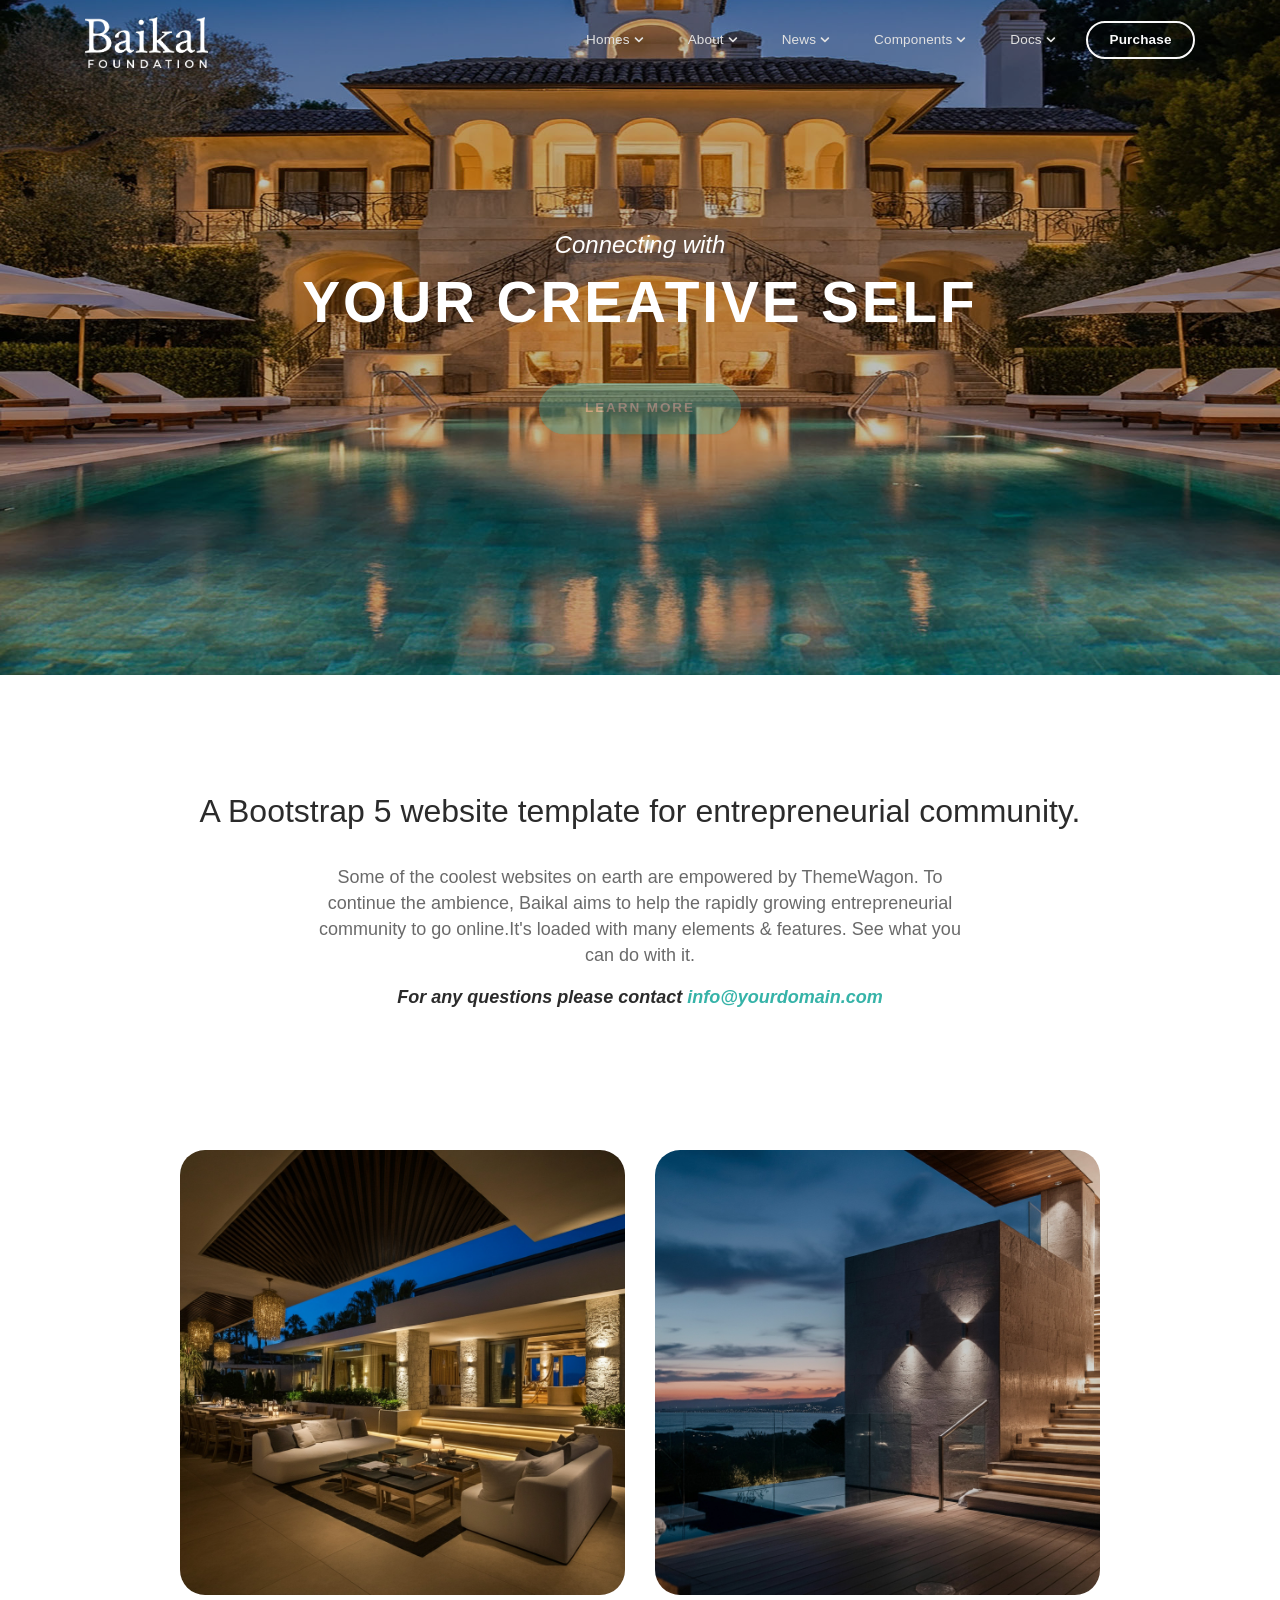
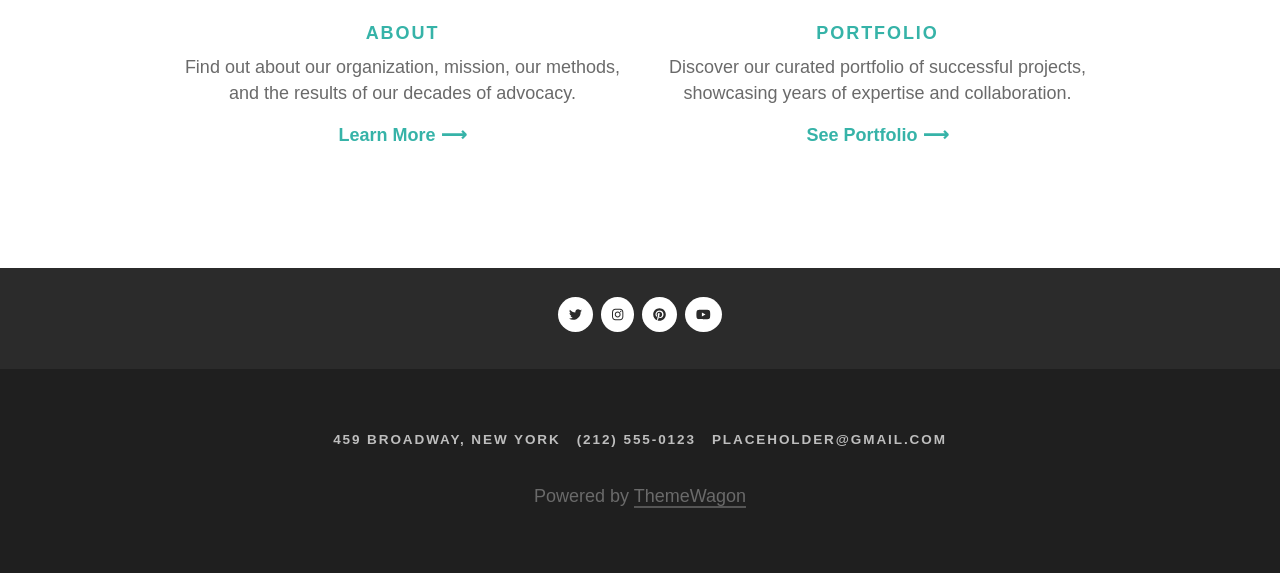
<file: homes/slider-classic.html>
﻿<!DOCTYPE html>
<html data-bs-theme="light" lang="en-US" dir="ltr">

  <head>
    <meta charset="utf-8">
    <meta http-equiv="X-UA-Compatible" content="IE=edge">
    <meta name="viewport" content="width=device-width, initial-scale=1">

    <!-- ===============================================--><!--    Document Title--><!-- ===============================================-->
    <title>Baikal | Create Beautiful Website</title>

    <!-- ===============================================--><!--    Favicons--><!-- ===============================================-->
    <link rel="apple-touch-icon" sizes="180x180" href="../assets/img/favicons/apple-touch-icon.png">
    <link rel="icon" type="image/png" sizes="32x32" href="../assets/img/favicons/favicon-32x32.png">
    <link rel="icon" type="image/png" sizes="16x16" href="../assets/img/favicons/favicon-16x16.png">
    <link rel="shortcut icon" type="image/x-icon" href="../assets/img/favicons/favicon.ico">
    <link rel="manifest" href="../assets/img/favicons/manifest.json">
    <meta name="msapplication-TileImage" content="../assets/img/favicons/mstile-150x150.png">
    <meta name="theme-color" content="#ffffff">

    <!-- ===============================================--><!--    Stylesheets--><!-- ===============================================-->
    <link href="../vendors/loaders.css/loaders.min.css" rel="stylesheet" type="text/css">
    <link rel="preconnect" href="https://fonts.gstatic.com">
    <link href="../../../css2?family=Crimson+Text:ital,wght@0,400;0,600;0,700;1,400;1,600;1,700&amp;family=Mulish:ital,wght@0,200..1000;1,200..1000&amp;display=swap" rel="stylesheet">
    <link rel="stylesheet" href="../vendors/swiper/swiper-bundle.min.css">
    <link href="../assets/css/theme.min.css" rel="stylesheet">
    <link href="../assets/css/user.min.css" rel="stylesheet">
  </head>

  <body>
    <!-- ===============================================--><!--    Main Content--><!-- ===============================================-->
    <main class="main" id="top" data-zanim-timeline="{}" data-zanim-trigger="scroll">
      <div class="min-vh-100 d-flex flex-center bg-black w-100 position-fixed" id="preloader">
        <div class="lds-ellipsis">
          <div> </div>
          <div> </div>
          <div> </div>
          <div></div>
        </div>
      </div>
      <div data-layout="container">
        <div class="content">
          <nav class="navbar navbar-baikal navbar-top navbar-expand-lg fixed-top top-0 start-0 end-0" data-navbar-soft-on-scroll="data-navbar-soft-on-scroll">
            <div class="container"><a class="navbar-brand" href="../"> <img src="../assets/img/logo-baikal.png" alt="" width="123"></a><button class="navbar-toggler collapsed" type="button" data-bs-toggle="collapse" data-toggler-button="data-toggler-button" data-bs-target="#navbarNavDropdown" aria-controls="navbarNavDropdown" aria-expanded="false" aria-label="Toggle navigation"><span class="navbar-toggler-icon"></span></button>
              <div class="collapse navbar-collapse navbar-nav-top" id="navbarNavDropdown" data-top-nav-dropdowns="data-top-nav-dropdowns">
                <ul class="ms-auto navbar-nav align-items-lg-center">
                  <li class="nav-item dropdown"> <a class="nav-link dropdown-toggle d-flex align-items-center" href="#!" role="button" data-bs-toggle="dropdown" data-bs-auto-close="outside" aria-haspopup="true" aria-expanded="false">Homes<span class="fas fa-chevron-down d-inline-block toggle-icon" data-fa-transform="shrink-4"></span></a>
                    <ul class="dropdown-menu navbar-dropdown-caret">
                      <li> <a class="dropdown-item" href="../index.html">Default</a></li>
                      <li> <a class="dropdown-item" href="index-classic.html">Classic</a></li>
                      <li> <a class="dropdown-item" href="youtube-video.html">Video full height</a></li>
                      <li> <a class="dropdown-item" href="video-classic.html">Video classic</a></li>
                      <li> <a class="dropdown-item" href="home-slider.html">Home slider</a></li>
                      <li> <a class="dropdown-item active" href="slider-classic.html">Slider classic</a></li>
                    </ul>
                  </li>
                  <li class="nav-item dropdown"> <a class="nav-link dropdown-toggle d-flex align-items-center" href="#!" role="button" data-bs-toggle="dropdown" data-bs-auto-close="outside" aria-haspopup="true" aria-expanded="false">About<span class="fas fa-chevron-down d-inline-block toggle-icon" data-fa-transform="shrink-4"></span></a>
                    <ul class="dropdown-menu navbar-dropdown-caret">
                      <li> <a class="dropdown-item" href="../about/what-we-do.html">What we do</a></li>
                      <li> <a class="dropdown-item" href="../about/projects.html">Projects</a></li>
                      <li> <a class="dropdown-item" href="../about/partners.html">Partners</a></li>
                      <li> <a class="dropdown-item" href="../about/contact.html">Contact</a></li>
                    </ul>
                  </li>
                  <li class="nav-item dropdown"> <a class="nav-link dropdown-toggle d-flex align-items-center" href="#!" role="button" data-bs-toggle="dropdown" data-bs-auto-close="outside" aria-haspopup="true" aria-expanded="false">News<span class="fas fa-chevron-down d-inline-block toggle-icon" data-fa-transform="shrink-4"></span></a>
                    <ul class="dropdown-menu navbar-dropdown-caret">
                      <li> <a class="dropdown-item" href="../news/archive.html">Archive</a></li>
                      <li> <a class="dropdown-item" href="../news/standard.html">Standard</a></li>
                      <li> <a class="dropdown-item" href="../news/featured.html">Featured</a></li>
                      <li> <a class="dropdown-item" href="../news/slider.html">Slider</a></li>
                    </ul>
                  </li>
                  <li class="nav-item dropdown"> <a class="nav-link dropdown-toggle d-flex align-items-center" href="#!" role="button" data-bs-toggle="dropdown" data-bs-auto-close="outside" aria-haspopup="true" aria-expanded="false">Components<span class="fas fa-chevron-down d-inline-block toggle-icon" data-fa-transform="shrink-4"></span></a>
                    <ul class="dropdown-menu navbar-dropdown-caret">
                      <li> <a class="dropdown-item" href="../components/background.html">Background</a></li>
                      <li> <a class="dropdown-item" href="../components/buttons.html">Buttons</a></li>
                      <li> <a class="dropdown-item" href="../components/carousel.html">Carousel</a></li>
                      <li> <a class="dropdown-item" href="../components/colors.html">Colors</a></li>
                      <li> <a class="dropdown-item" href="../components/fontawesome.html">Fontawesome</a></li>
                      <li> <a class="dropdown-item" href="../components/googlemap.html">Google map</a></li>
                      <li> <a class="dropdown-item" href="../components/grid.html">Grid</a></li>
                      <li> <a class="dropdown-item" href="../components/sizing.html">Sizing</a></li>
                      <li> <a class="dropdown-item" href="../components/parallax.html">Parallax</a></li>
                      <li> <a class="dropdown-item" href="../components/smtpjs.html">Smtpjs</a></li>
                      <li> <a class="dropdown-item" href="../components/spacing.html">Spacing</a></li>
                      <li> <a class="dropdown-item" href="../components/swiper.html">Swiper</a></li>
                      <li> <a class="dropdown-item" href="../components/typography.html">Typography</a></li>
                      <li> <a class="dropdown-item" href="../components/utilities.html">Utilities</a></li>
                    </ul>
                  </li>
                  <li class="nav-item dropdown"> <a class="nav-link dropdown-toggle d-flex align-items-center" href="#!" role="button" data-bs-toggle="dropdown" data-bs-auto-close="outside" aria-haspopup="true" aria-expanded="false">Docs<span class="fas fa-chevron-down d-inline-block toggle-icon" data-fa-transform="shrink-4"></span></a>
                    <ul class="dropdown-menu navbar-dropdown-caret">
                      <li> <a class="dropdown-item" href="../docs/getting-started.html">Getting Started</a></li>
                      <li> <a class="dropdown-item" href="../docs/file-structure.html">File Structure</a></li>
                      <li> <a class="dropdown-item" href="../docs/customization.html">Customization</a></li>
                      <li> <a class="dropdown-item" href="../docs/gulp.html">Gulp</a></li>
                      <li> <a class="dropdown-item" href="../docs/rtl.html">RTL</a></li>
                      <li> <a class="dropdown-item" href="../docs/plugins.html">Plugins</a></li>
                      <li> <a class="dropdown-item" href="../docs/changelog.html">Changelog</a></li>
                    </ul>
                  </li>
                  <li class="nav-item py-2 py-lg-0 ms-lg-2"> <a class="btn btn-sm btn-outline-light rounded-capsule" href="https://themewagon.com/themes/bootstrap-4-startup-small-business-website-template/" target="_blank">Purchase</a></li>
                </ul>
              </div>
            </div>
          </nav>
          <div class="swiper-theme-container theme-slider animated-swiper" data-swiper-theme-container="data-swiper-theme-container">
            <div class="swiper" data-swiper='{"loop":true,"slideToClickedSlide":true,"slidesPerView":1,"effect":"fade","autoplay":{"delay":5000,"disabledOnInteraction":false}}'>
              <div class="swiper-wrapper">
                <div class="swiper-slide">

                  <!-- ============================================--><!-- <section> begin ============================-->
                  <section class="py-0 overflow-hidden" data-zanim-timeline='{"delay":0}'>
                    <div class="bg-holder overlay" style="background-image:url(../assets/img/header-01.jpg);" data-zanim-xs='{"delay":0,"ease":"Sine.easeInOut","duration":1,"from":{"scale":1.05,"alpha":1},"to":{"scale":1,"alpha":1}}'></div><!--/.bg-holder-->
                    <div class="container">
                      <div class="row flex-center py-6 py-lg-8 min-vh-75">
                        <div class="col-auto text-center">
                          <p class="fst-italic mb-2 text-white fs-8 font-base" data-zanim-xs='{"delay":0.7,"duration":0.7,"ease":"Power2.easeOut","from":{"y":20,"opacity":0},"to":{"y":0,"opacity":1}}'>Connecting with</p>
                          <h2 class="text-uppercase text-white mb-4 mb-md-5 fw-bolder fs-6 fs-lg-5 pt-1" data-zanim-xs='{"delay":0,"duration":1,"ease":"Sine.easeInOut","from":{"letterSpacing":"0.25em","opacity":0},"to":{"letterSpacing":"0.05em","opacity":1}}'>your creative self</h2><button class="btn btn-primary rounded-capsule mt-3 ls-1" data-zanim-xs='{"delay":1.2,"duration":0.7,"ease":"Power2.easeOut","from":{"y":-20,"opacity":0},"to":{"y":0,"opacity":1}}'>Learn More </button>
                        </div>
                      </div><a class="text-white down-arrow" href="#secondSection" data-offset="400"><span class="indicator-home-arrow" data-zanim-xs='{"ease":"Back.easeOut","delay":1.95,"duration":0.4,"from":{"y":0,"opacity":0},"to":{"y":16,"opacity":1}}'></span><span class="indicator-home-arrow" data-zanim-xs='{"ease":"Back.easeOut","delay":2.2,"duration":0.4,"from":{"y":0,"opacity":0},"to":{"y":10,"opacity":1}}'></span></a>
                    </div><!-- end of .container-->
                  </section><!-- <section> close ============================--><!-- ============================================-->

                </div>
                <div class="swiper-slide">

                  <!-- ============================================--><!-- <section> begin ============================-->
                  <section class="py-0 overflow-hidden" data-zanim-timeline='{"delay":0}'>
                    <div class="bg-holder overlay" style="background-image:url(../assets/img/header-02.jpg);" data-zanim-xs='{"delay":0,"ease":"Sine.easeInOut","duration":1,"from":{"scale":1.05,"alpha":1},"to":{"scale":1,"alpha":1}}'></div><!--/.bg-holder-->
                    <div class="container">
                      <div class="row flex-center py-6 py-lg-8 min-vh-75">
                        <div class="col-auto text-center">
                          <p class="fst-italic mb-2 text-white fs-8 font-base" data-zanim-xs='{"delay":0.7,"duration":0.7,"ease":"Power2.easeOut","from":{"y":20,"opacity":0},"to":{"y":0,"opacity":1}}'>Success stories</p>
                          <h2 class="text-uppercase text-white mb-4 mb-md-5 fw-bolder fs-6 fs-lg-5 pt-1" data-zanim-xs='{"delay":0,"duration":1,"ease":"Sine.easeInOut","from":{"letterSpacing":"0.25em","opacity":0},"to":{"letterSpacing":"0.05em","opacity":1}}'>start with you</h2><button class="btn btn-primary rounded-capsule mt-3 ls-1" data-zanim-xs='{"delay":1.2,"duration":0.7,"ease":"Power2.easeOut","from":{"y":-20,"opacity":0},"to":{"y":0,"opacity":1}}'>Learn More </button>
                        </div>
                      </div><a class="text-white down-arrow" href="#secondSection" data-offset="400"><span class="indicator-home-arrow" data-zanim-xs='{"ease":"Back.easeOut","delay":1.95,"duration":0.4,"from":{"y":0,"opacity":0},"to":{"y":16,"opacity":1}}'></span><span class="indicator-home-arrow" data-zanim-xs='{"ease":"Back.easeOut","delay":2.2,"duration":0.4,"from":{"y":0,"opacity":0},"to":{"y":10,"opacity":1}}'></span></a>
                    </div><!-- end of .container-->
                  </section><!-- <section> close ============================--><!-- ============================================-->

                </div>
              </div>
              <div class="swiper-nav">
                <div class="swiper-button-next swiper-button-white"></div>
                <div class="swiper-button-prev swiper-button-white"></div>
              </div>
            </div>
          </div>

          <!-- ============================================--><!-- <section> begin ============================-->
          <section class="text-center" id="secondSection">
            <div class="container">
              <div class="row justify-content-center">
                <div class="col-lg-10">
                  <h3 class="pb-4 font-base fs-7 fw-normal text-1000">A Bootstrap 5 website template for entrepreneurial community.</h3>
                  <p class="w-xl-75 mx-auto px-3">Some of the coolest websites on earth are empowered by ThemeWagon. To continue the ambience, Baikal aims to help the rapidly growing entrepreneurial community to go online.It's loaded with many elements & features. See what you can do with it.</p>
                  <p class="w-md-75 mx-auto"> <span class="fst-italic text-1000 fw-semi-bold">For any questions please contact </span><a class="text-primary fw-semi-bold fst-italic" href="#!">info@yourdomain.com</a></p>
                </div>
              </div>
              <div class="row justify-content-center pt-6 pt-lg-8">
                <div class="col-11 col-md-5 mt-1"><img class="img-fluid" src="../assets/img/about.jpg" alt="">
                  <h5 class="text-uppercase pt-4 pb-2 text-primary fw-bolder fs-9 ls-1">about</h5>
                  <p>Find out about our organization, mission, our methods, and the results of our decades of advocacy.</p><a class="text-capitalize link-primary fw-semi-bold mb-6 mb-md-0 d-inline-block" href="#!">learn more ⟶</a>
                </div>
                <div class="col-11 col-md-5 mt-1"><img class="img-fluid" src="../assets/img/action.jpg" alt="">
                  <h5 class="text-uppercase pt-4 pb-2 text-primary fw-bolder fs-9 ls-1">portfolio</h5>
                  <p>Discover our curated portfolio of successful projects, showcasing years of expertise and collaboration.</p><a class="text-capitalize link-primary fw-semi-bold" href="#!">see portfolio ⟶</a>
                </div>
              </div>
            </div><!-- end of .container-->
          </section><!-- <section> close ============================--><!-- ============================================-->

          <footer>

            <!-- ============================================--><!-- <section> begin ============================-->
            <section class="bg-1000 py-4">
              <div class="container">
                <div class="row">
                  <div class="col text-center pb-2 d-flex align-items-center justify-content-center"><a class="social-icon d-flex align-items-center me-2" href="#!"><span class="fab fa-twitter text-1000"></span></a><a class="social-icon d-flex align-items-center me-2" href="#!"><span class="fab fa-instagram text-1000"></span></a><a class="social-icon d-flex align-items-center me-2" href="#!"><span class="fab fa-pinterest text-1000"></span></a><a class="social-icon d-flex align-items-center" href="#!"><span class="fab fa-youtube text-1000"></span></a></div>
                </div>
              </div><!-- end of .container-->
            </section><!-- <section> close ============================--><!-- ============================================-->



            <!-- ============================================--><!-- <section> begin ============================-->
            <section class="bg-1100 py-5">
              <div class="container">
                <div class="row">
                  <div class="col text-center">
                    <h6 class="text-400 fw-semi-bold mt-3 fw-bold ls-1 text-uppercase"> 459 broadway, new york<span class="ms-3">(212) 555-0123</span><span class="ms-3 mt-1 mt-md-0 d-inline-block">placeholder@gmail.com</span></h6>
                    <p class="pt-4 mb-3 text-700"> Powered by <a class="link-700 text-decoration-none" href="https://themewagon.com" target="_blank"> <span class="border-bottom border-800 border-2" style="line-height:10px; margin-bottom: 10px;">ThemeWagon </span></a></p>
                  </div>
                </div>
              </div><!-- end of .container-->
            </section><!-- <section> close ============================--><!-- ============================================-->

          </footer>
        </div>
      </div>
    </main><!-- ===============================================--><!--    End of Main Content--><!-- ===============================================-->



    <!-- ===============================================--><!--    JavaScripts--><!-- ===============================================-->
    <script src="../vendors/popper/popper.min.js"></script>
    <script src="../vendors/bootstrap/bootstrap.min.js"></script>
    <script src="../vendors/is/is.min.js"></script>
    <script src="../vendors/swiper/swiper-bundle.min.js"> </script>
    <script src="../vendors/fontawesome/all.min.js"></script>
    <script src="../vendors/lodash/lodash.min.js"></script>
    <script src="../vendors/imagesloaded/imagesloaded.pkgd.js"></script>
    <script src="../vendors/gsap/gsap.js"></script>
    <script src="../vendors/gsap/customEase.js"></script>
    <script src="../vendors/gsap/drawSVGPlugin.js"></script>
    <script src="../assets/js/theme.js"></script>
  </body>

</html>
</file>
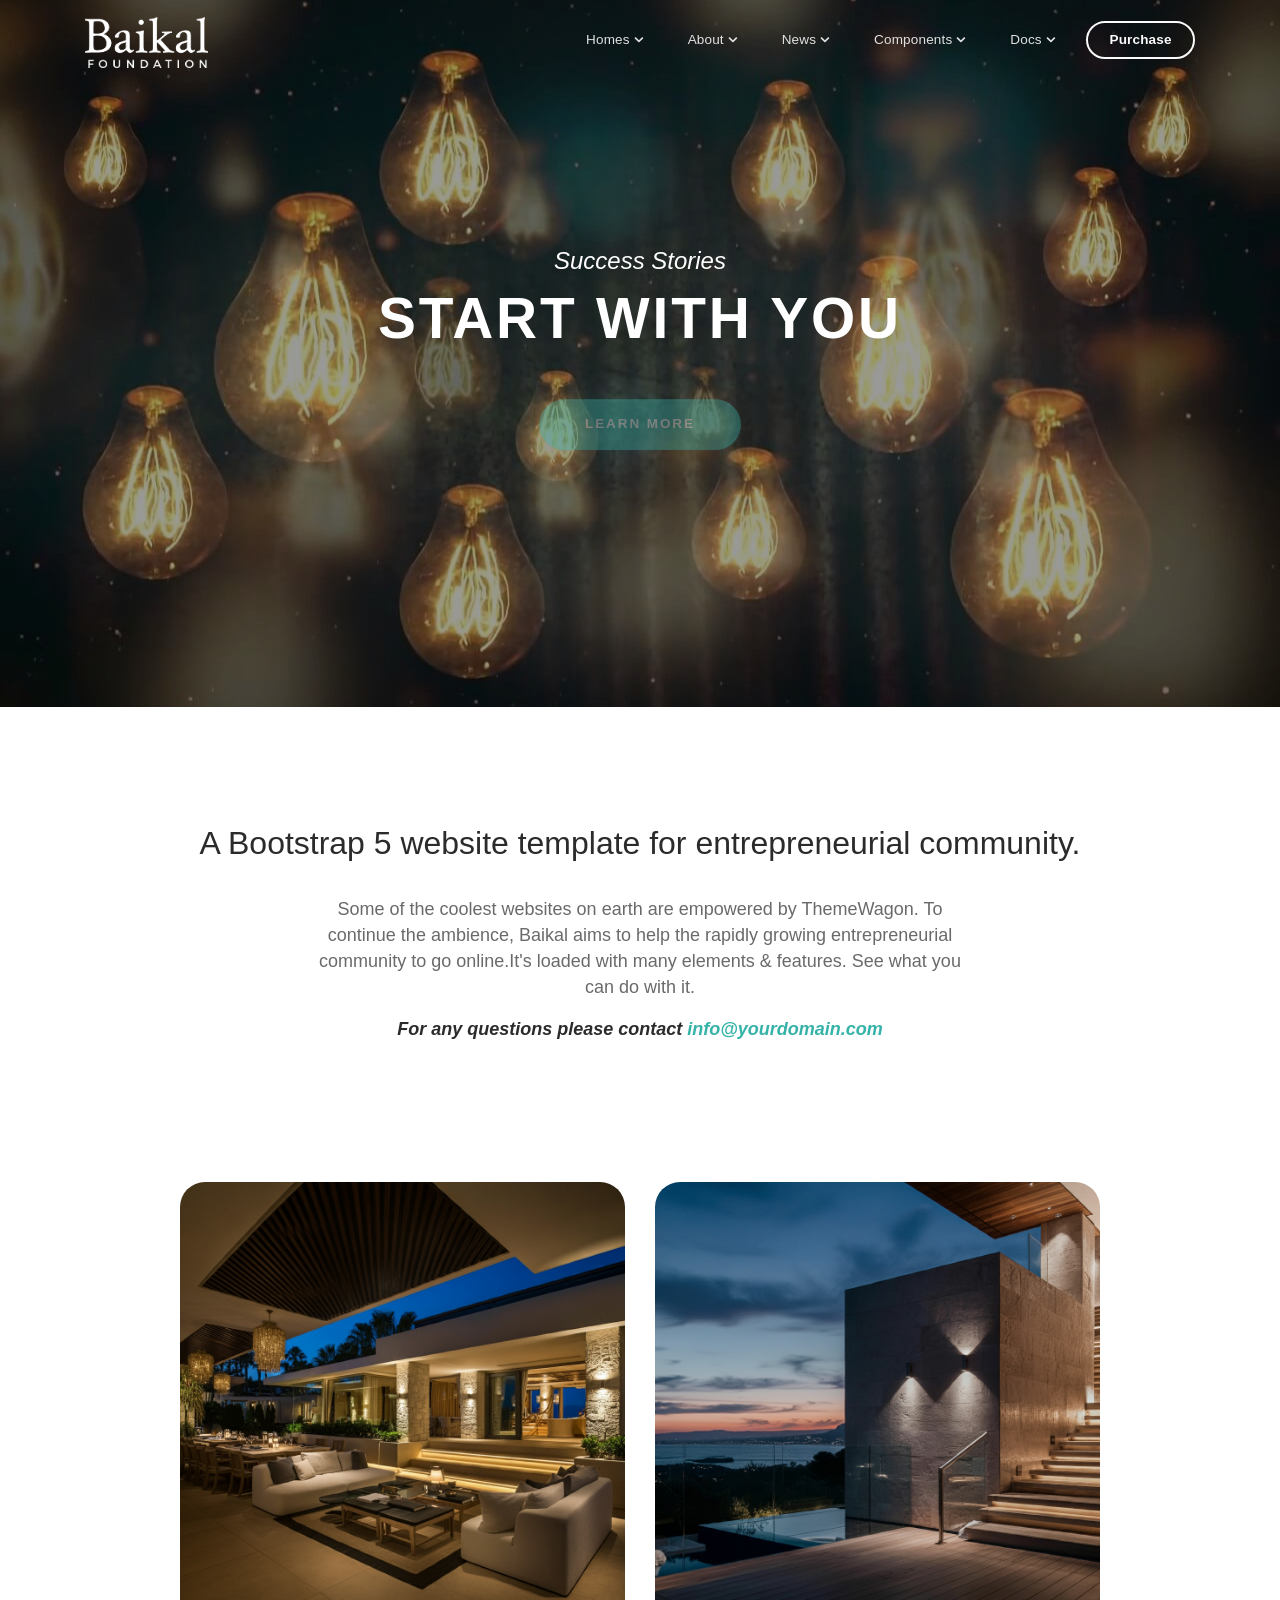
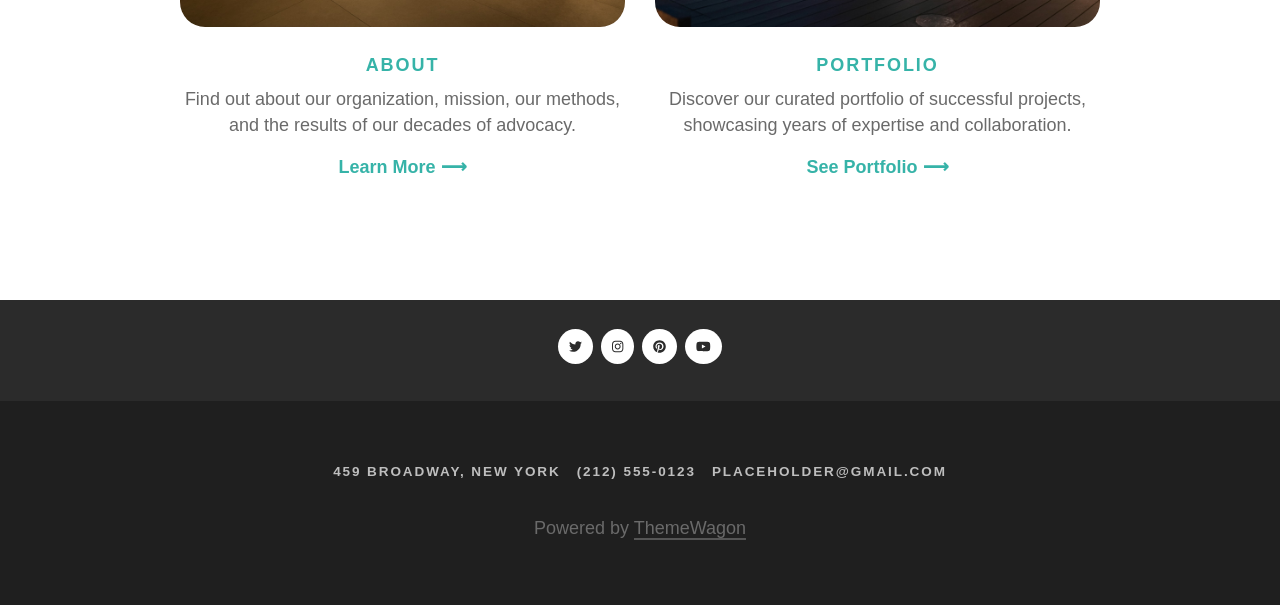
<file: homes/video-classic.html>
﻿<!DOCTYPE html>
<html data-bs-theme="light" lang="en-US" dir="ltr">

  <head>
    <meta charset="utf-8">
    <meta http-equiv="X-UA-Compatible" content="IE=edge">
    <meta name="viewport" content="width=device-width, initial-scale=1">

    <!-- ===============================================--><!--    Document Title--><!-- ===============================================-->
    <title>Baikal | Create Beautiful Website</title>

    <!-- ===============================================--><!--    Favicons--><!-- ===============================================-->
    <link rel="apple-touch-icon" sizes="180x180" href="../assets/img/favicons/apple-touch-icon.png">
    <link rel="icon" type="image/png" sizes="32x32" href="../assets/img/favicons/favicon-32x32.png">
    <link rel="icon" type="image/png" sizes="16x16" href="../assets/img/favicons/favicon-16x16.png">
    <link rel="shortcut icon" type="image/x-icon" href="../assets/img/favicons/favicon.ico">
    <link rel="manifest" href="../assets/img/favicons/manifest.json">
    <meta name="msapplication-TileImage" content="../assets/img/favicons/mstile-150x150.png">
    <meta name="theme-color" content="#ffffff">

    <!-- ===============================================--><!--    Stylesheets--><!-- ===============================================-->
    <link href="../vendors/loaders.css/loaders.min.css" rel="stylesheet" type="text/css">
    <link rel="preconnect" href="https://fonts.gstatic.com">
    <link href="../../../css2?family=Crimson+Text:ital,wght@0,400;0,600;0,700;1,400;1,600;1,700&amp;family=Mulish:ital,wght@0,200..1000;1,200..1000&amp;display=swap" rel="stylesheet">
    <link rel="stylesheet" href="../vendors/swiper/swiper-bundle.min.css">
    <link href="../assets/css/theme.min.css" rel="stylesheet">
    <link href="../assets/css/user.min.css" rel="stylesheet">
  </head>

  <body>
    <!-- ===============================================--><!--    Main Content--><!-- ===============================================-->
    <main class="main" id="top" data-zanim-timeline="{}" data-zanim-trigger="scroll">
      <div class="min-vh-100 d-flex flex-center bg-black w-100 position-fixed" id="preloader">
        <div class="lds-ellipsis">
          <div> </div>
          <div> </div>
          <div> </div>
          <div></div>
        </div>
      </div>
      <div data-layout="container">
        <div class="content">
          <nav class="navbar navbar-baikal navbar-top navbar-expand-lg fixed-top top-0 start-0 end-0" data-navbar-soft-on-scroll="data-navbar-soft-on-scroll">
            <div class="container"><a class="navbar-brand" href="../"> <img src="../assets/img/logo-baikal.png" alt="" width="123"></a><button class="navbar-toggler collapsed" type="button" data-bs-toggle="collapse" data-toggler-button="data-toggler-button" data-bs-target="#navbarNavDropdown" aria-controls="navbarNavDropdown" aria-expanded="false" aria-label="Toggle navigation"><span class="navbar-toggler-icon"></span></button>
              <div class="collapse navbar-collapse navbar-nav-top" id="navbarNavDropdown" data-top-nav-dropdowns="data-top-nav-dropdowns">
                <ul class="ms-auto navbar-nav align-items-lg-center">
                  <li class="nav-item dropdown"> <a class="nav-link dropdown-toggle d-flex align-items-center" href="#!" role="button" data-bs-toggle="dropdown" data-bs-auto-close="outside" aria-haspopup="true" aria-expanded="false">Homes<span class="fas fa-chevron-down d-inline-block toggle-icon" data-fa-transform="shrink-4"></span></a>
                    <ul class="dropdown-menu navbar-dropdown-caret">
                      <li> <a class="dropdown-item" href="../index.html">Default</a></li>
                      <li> <a class="dropdown-item" href="index-classic.html">Classic</a></li>
                      <li> <a class="dropdown-item" href="youtube-video.html">Video full height</a></li>
                      <li> <a class="dropdown-item active" href="video-classic.html">Video classic</a></li>
                      <li> <a class="dropdown-item" href="home-slider.html">Home slider</a></li>
                      <li> <a class="dropdown-item" href="slider-classic.html">Slider classic</a></li>
                    </ul>
                  </li>
                  <li class="nav-item dropdown"> <a class="nav-link dropdown-toggle d-flex align-items-center" href="#!" role="button" data-bs-toggle="dropdown" data-bs-auto-close="outside" aria-haspopup="true" aria-expanded="false">About<span class="fas fa-chevron-down d-inline-block toggle-icon" data-fa-transform="shrink-4"></span></a>
                    <ul class="dropdown-menu navbar-dropdown-caret">
                      <li> <a class="dropdown-item" href="../about/what-we-do.html">What we do</a></li>
                      <li> <a class="dropdown-item" href="../about/projects.html">Projects</a></li>
                      <li> <a class="dropdown-item" href="../about/partners.html">Partners</a></li>
                      <li> <a class="dropdown-item" href="../about/contact.html">Contact</a></li>
                    </ul>
                  </li>
                  <li class="nav-item dropdown"> <a class="nav-link dropdown-toggle d-flex align-items-center" href="#!" role="button" data-bs-toggle="dropdown" data-bs-auto-close="outside" aria-haspopup="true" aria-expanded="false">News<span class="fas fa-chevron-down d-inline-block toggle-icon" data-fa-transform="shrink-4"></span></a>
                    <ul class="dropdown-menu navbar-dropdown-caret">
                      <li> <a class="dropdown-item" href="../news/archive.html">Archive</a></li>
                      <li> <a class="dropdown-item" href="../news/standard.html">Standard</a></li>
                      <li> <a class="dropdown-item" href="../news/featured.html">Featured</a></li>
                      <li> <a class="dropdown-item" href="../news/slider.html">Slider</a></li>
                    </ul>
                  </li>
                  <li class="nav-item dropdown"> <a class="nav-link dropdown-toggle d-flex align-items-center" href="#!" role="button" data-bs-toggle="dropdown" data-bs-auto-close="outside" aria-haspopup="true" aria-expanded="false">Components<span class="fas fa-chevron-down d-inline-block toggle-icon" data-fa-transform="shrink-4"></span></a>
                    <ul class="dropdown-menu navbar-dropdown-caret">
                      <li> <a class="dropdown-item" href="../components/background.html">Background</a></li>
                      <li> <a class="dropdown-item" href="../components/buttons.html">Buttons</a></li>
                      <li> <a class="dropdown-item" href="../components/carousel.html">Carousel</a></li>
                      <li> <a class="dropdown-item" href="../components/colors.html">Colors</a></li>
                      <li> <a class="dropdown-item" href="../components/fontawesome.html">Fontawesome</a></li>
                      <li> <a class="dropdown-item" href="../components/googlemap.html">Google map</a></li>
                      <li> <a class="dropdown-item" href="../components/grid.html">Grid</a></li>
                      <li> <a class="dropdown-item" href="../components/sizing.html">Sizing</a></li>
                      <li> <a class="dropdown-item" href="../components/parallax.html">Parallax</a></li>
                      <li> <a class="dropdown-item" href="../components/smtpjs.html">Smtpjs</a></li>
                      <li> <a class="dropdown-item" href="../components/spacing.html">Spacing</a></li>
                      <li> <a class="dropdown-item" href="../components/swiper.html">Swiper</a></li>
                      <li> <a class="dropdown-item" href="../components/typography.html">Typography</a></li>
                      <li> <a class="dropdown-item" href="../components/utilities.html">Utilities</a></li>
                    </ul>
                  </li>
                  <li class="nav-item dropdown"> <a class="nav-link dropdown-toggle d-flex align-items-center" href="#!" role="button" data-bs-toggle="dropdown" data-bs-auto-close="outside" aria-haspopup="true" aria-expanded="false">Docs<span class="fas fa-chevron-down d-inline-block toggle-icon" data-fa-transform="shrink-4"></span></a>
                    <ul class="dropdown-menu navbar-dropdown-caret">
                      <li> <a class="dropdown-item" href="../docs/getting-started.html">Getting Started</a></li>
                      <li> <a class="dropdown-item" href="../docs/file-structure.html">File Structure</a></li>
                      <li> <a class="dropdown-item" href="../docs/customization.html">Customization</a></li>
                      <li> <a class="dropdown-item" href="../docs/gulp.html">Gulp</a></li>
                      <li> <a class="dropdown-item" href="../docs/rtl.html">RTL</a></li>
                      <li> <a class="dropdown-item" href="../docs/plugins.html">Plugins</a></li>
                      <li> <a class="dropdown-item" href="../docs/changelog.html">Changelog</a></li>
                    </ul>
                  </li>
                  <li class="nav-item py-2 py-lg-0 ms-lg-2"> <a class="btn btn-sm btn-outline-light rounded-capsule" href="https://themewagon.com/themes/bootstrap-4-startup-small-business-website-template/" target="_blank">Purchase</a></li>
                </ul>
              </div>
            </div>
          </nav>

          <!-- ============================================--><!-- <section> begin ============================-->
          <section class="py-3" data-zanim-timeline='{"delay":0}' data-zanim-trigger="scroll">
            <div class="bg-holder overlay overlay-2" style="background-image:url(../assets/img/video-header.jpg);">
              <div class="bg-youtube" data-youtube-embed='{"videoId":"luCYT7Qx1oA","mute":true,"startSeconds":2,"endSeconds":17}'></div>
            </div><!--/.bg-holder-->
            <div class="container">
              <div class="row py-8 flex-center min-vh-75">
                <div class="col-auto text-center">
                  <p class="fst-italic p-0 mb-2 text-white fs-8 font-base" data-zanim-xs='{"delay":0.7,"duration":0.7,"ease":"Power2.easeOut","from":{"y":20,"opacity":0},"to":{"y":0,"opacity":1}}'>Success Stories </p>
                  <h2 class="text-uppercase text-white mb-md-5 mb-4 fw-bolder fs-6 fs-lg-5 ls-2 pt-1" data-zanim-xs='{"delay":0,"duration":1,"ease":"Sine.easeInOut","from":{"letterSpacing":"0.25em","opacity":0},"to":{"letterSpacing":"0.05em","opacity":1}}'>start with you </h2><button class="btn btn-primary rounded-capsule mt-3 ls-1" data-zanim-xs='{"delay":1.2,"duration":0.7,"ease":"Power2.easeOut","from":{"y":-20,"opacity":0},"to":{"y":0,"opacity":1}}'>Learn More</button>
                </div>
              </div><a class="text-white down-arrow" href="#secondSection" data-offset="400"><span class="indicator-home-arrow" data-zanim-xs='{"ease":"Back.easeOut","delay":1.95,"duration":0.4,"from":{"y":0,"opacity":0},"to":{"y":16,"opacity":1}}'></span><span class="indicator-home-arrow" data-zanim-xs='{"ease":"Back.easeOut","delay":2.2,"duration":0.4,"from":{"y":0,"opacity":0},"to":{"y":10,"opacity":1}}'></span></a>
            </div><!-- end of .container-->
          </section><!-- <section> close ============================--><!-- ============================================-->



          <!-- ============================================--><!-- <section> begin ============================-->
          <section class="text-center" id="secondSection">
            <div class="container">
              <div class="row justify-content-center">
                <div class="col-lg-10">
                  <h3 class="pb-4 font-base fs-7 fw-normal text-1000">A Bootstrap 5 website template for entrepreneurial community.</h3>
                  <p class="w-xl-75 mx-auto px-3">Some of the coolest websites on earth are empowered by ThemeWagon. To continue the ambience, Baikal aims to help the rapidly growing entrepreneurial community to go online.It's loaded with many elements & features. See what you can do with it.</p>
                  <p class="w-md-75 mx-auto"> <span class="fst-italic text-1000 fw-semi-bold">For any questions please contact </span><a class="text-primary fw-semi-bold fst-italic" href="#!">info@yourdomain.com</a></p>
                </div>
              </div>
              <div class="row justify-content-center pt-6 pt-lg-8">
                <div class="col-11 col-md-5 mt-1"><img class="img-fluid" src="../assets/img/about.jpg" alt="">
                  <h5 class="text-uppercase pt-4 pb-2 text-primary fw-bolder fs-9 ls-1">about</h5>
                  <p>Find out about our organization, mission, our methods, and the results of our decades of advocacy.</p><a class="text-capitalize link-primary fw-semi-bold mb-6 mb-md-0 d-inline-block" href="#!">learn more ⟶</a>
                </div>
                <div class="col-11 col-md-5 mt-1"><img class="img-fluid" src="../assets/img/action.jpg" alt="">
                  <h5 class="text-uppercase pt-4 pb-2 text-primary fw-bolder fs-9 ls-1">portfolio</h5>
                  <p>Discover our curated portfolio of successful projects, showcasing years of expertise and collaboration.</p><a class="text-capitalize link-primary fw-semi-bold" href="#!">see portfolio ⟶</a>
                </div>
              </div>
            </div><!-- end of .container-->
          </section><!-- <section> close ============================--><!-- ============================================-->

          <footer>

            <!-- ============================================--><!-- <section> begin ============================-->
            <section class="bg-1000 py-4">
              <div class="container">
                <div class="row">
                  <div class="col text-center pb-2 d-flex align-items-center justify-content-center"><a class="social-icon d-flex align-items-center me-2" href="#!"><span class="fab fa-twitter text-1000"></span></a><a class="social-icon d-flex align-items-center me-2" href="#!"><span class="fab fa-instagram text-1000"></span></a><a class="social-icon d-flex align-items-center me-2" href="#!"><span class="fab fa-pinterest text-1000"></span></a><a class="social-icon d-flex align-items-center" href="#!"><span class="fab fa-youtube text-1000"></span></a></div>
                </div>
              </div><!-- end of .container-->
            </section><!-- <section> close ============================--><!-- ============================================-->



            <!-- ============================================--><!-- <section> begin ============================-->
            <section class="bg-1100 py-5">
              <div class="container">
                <div class="row">
                  <div class="col text-center">
                    <h6 class="text-400 fw-semi-bold mt-3 fw-bold ls-1 text-uppercase"> 459 broadway, new york<span class="ms-3">(212) 555-0123</span><span class="ms-3 mt-1 mt-md-0 d-inline-block">placeholder@gmail.com</span></h6>
                    <p class="pt-4 mb-3 text-700"> Powered by <a class="link-700 text-decoration-none" href="https://themewagon.com" target="_blank"> <span class="border-bottom border-800 border-2" style="line-height:10px; margin-bottom: 10px;">ThemeWagon </span></a></p>
                  </div>
                </div>
              </div><!-- end of .container-->
            </section><!-- <section> close ============================--><!-- ============================================-->

          </footer>
        </div>
      </div>
    </main><!-- ===============================================--><!--    End of Main Content--><!-- ===============================================-->



    <!-- ===============================================--><!--    JavaScripts--><!-- ===============================================-->
    <script src="../vendors/popper/popper.min.js"></script>
    <script src="../vendors/bootstrap/bootstrap.min.js"></script>
    <script src="../vendors/is/is.min.js"></script>
    <script src="../vendors/swiper/swiper-bundle.min.js"> </script>
    <script src="../vendors/fontawesome/all.min.js"></script>
    <script src="../vendors/lodash/lodash.min.js"></script>
    <script src="../vendors/imagesloaded/imagesloaded.pkgd.js"></script>
    <script src="../vendors/gsap/gsap.js"></script>
    <script src="../vendors/gsap/customEase.js"></script>
    <script src="../vendors/gsap/drawSVGPlugin.js"></script>
    <script src="../assets/js/theme.js"></script>
  </body>

</html>
</file>
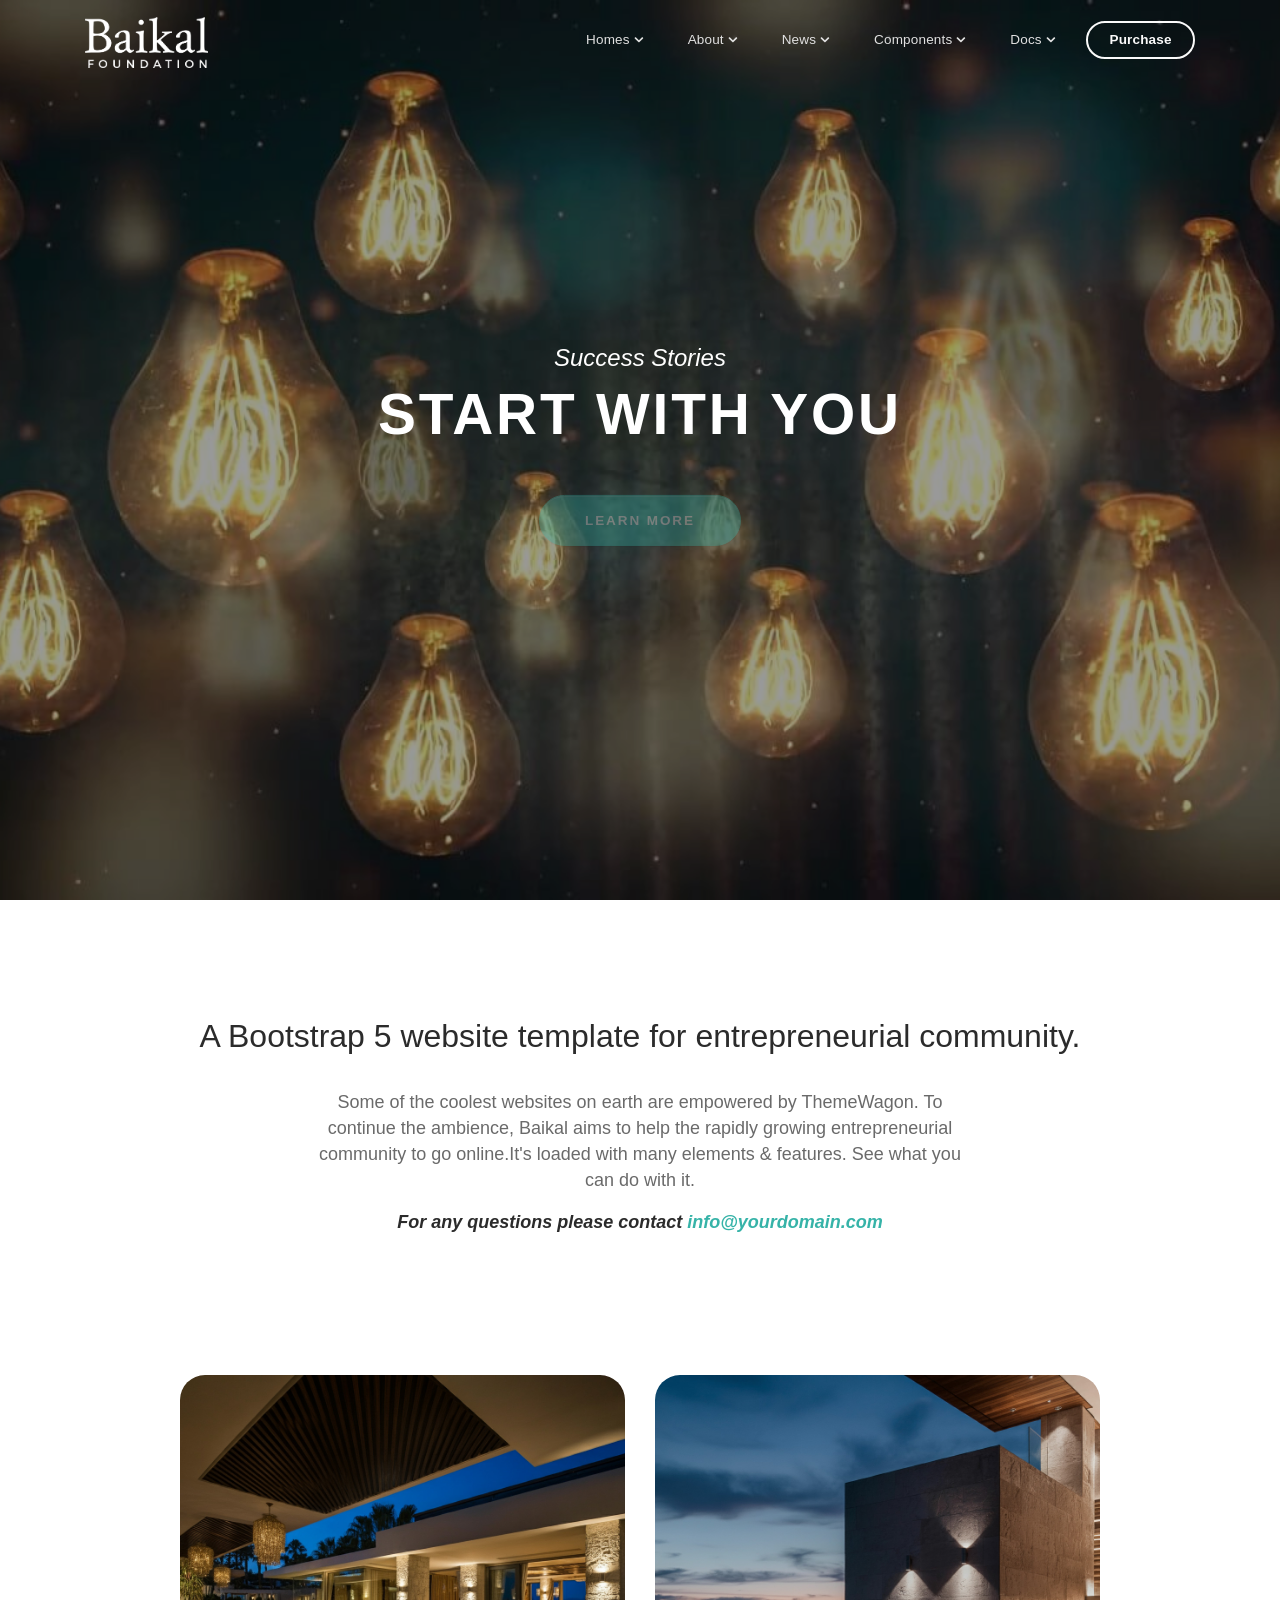
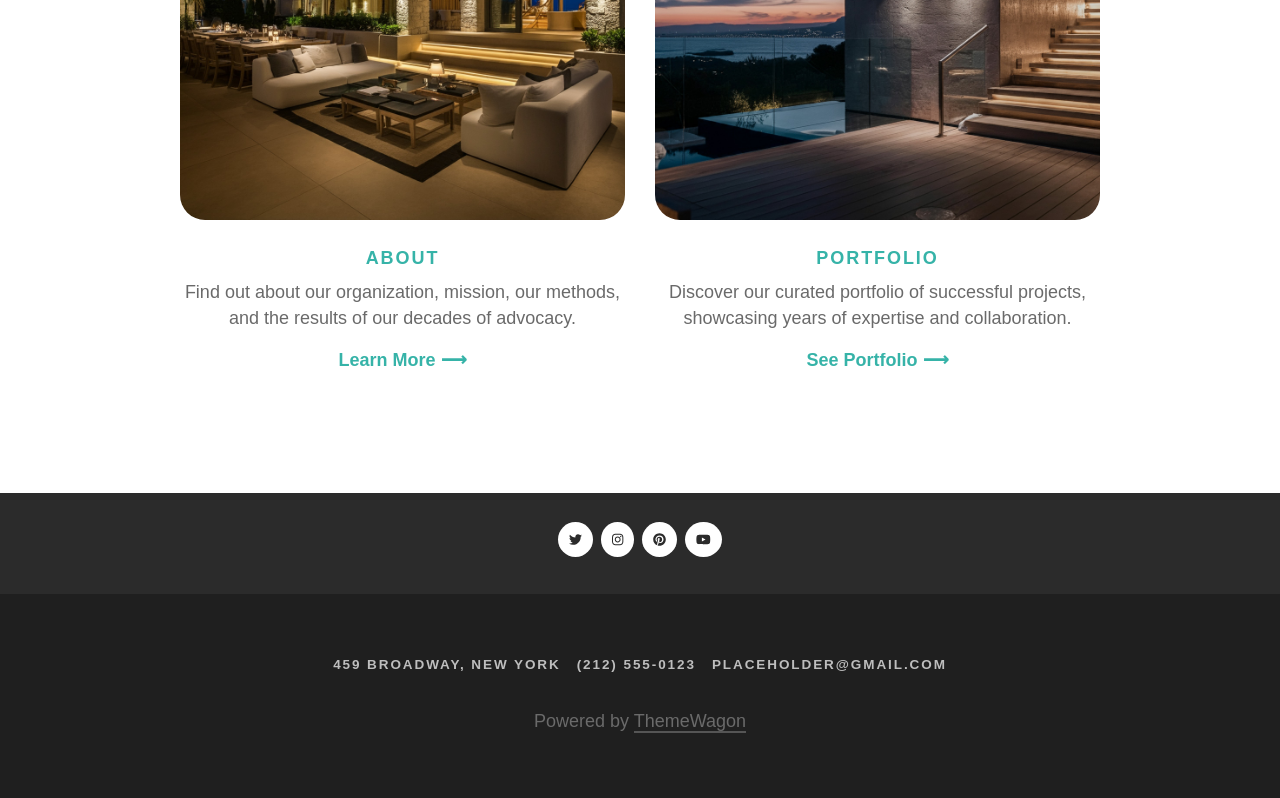
<file: homes/youtube-video.html>
﻿<!DOCTYPE html>
<html data-bs-theme="light" lang="en-US" dir="ltr">

  <head>
    <meta charset="utf-8">
    <meta http-equiv="X-UA-Compatible" content="IE=edge">
    <meta name="viewport" content="width=device-width, initial-scale=1">

    <!-- ===============================================--><!--    Document Title--><!-- ===============================================-->
    <title>Baikal | Create Beautiful Website</title>

    <!-- ===============================================--><!--    Favicons--><!-- ===============================================-->
    <link rel="apple-touch-icon" sizes="180x180" href="../assets/img/favicons/apple-touch-icon.png">
    <link rel="icon" type="image/png" sizes="32x32" href="../assets/img/favicons/favicon-32x32.png">
    <link rel="icon" type="image/png" sizes="16x16" href="../assets/img/favicons/favicon-16x16.png">
    <link rel="shortcut icon" type="image/x-icon" href="../assets/img/favicons/favicon.ico">
    <link rel="manifest" href="../assets/img/favicons/manifest.json">
    <meta name="msapplication-TileImage" content="../assets/img/favicons/mstile-150x150.png">
    <meta name="theme-color" content="#ffffff">

    <!-- ===============================================--><!--    Stylesheets--><!-- ===============================================-->
    <link href="../vendors/loaders.css/loaders.min.css" rel="stylesheet" type="text/css">
    <link rel="preconnect" href="https://fonts.gstatic.com">
    <link href="../../../css2?family=Crimson+Text:ital,wght@0,400;0,600;0,700;1,400;1,600;1,700&amp;family=Mulish:ital,wght@0,200..1000;1,200..1000&amp;display=swap" rel="stylesheet">
    <link rel="stylesheet" href="../vendors/swiper/swiper-bundle.min.css">
    <link href="../assets/css/theme.min.css" rel="stylesheet">
    <link href="../assets/css/user.min.css" rel="stylesheet">
  </head>

  <body>
    <!-- ===============================================--><!--    Main Content--><!-- ===============================================-->
    <main class="main" id="top" data-zanim-timeline="{}" data-zanim-trigger="scroll">
      <div class="min-vh-100 d-flex flex-center bg-black w-100 position-fixed" id="preloader">
        <div class="lds-ellipsis">
          <div> </div>
          <div> </div>
          <div> </div>
          <div></div>
        </div>
      </div>
      <div data-layout="container">
        <div class="content">
          <nav class="navbar navbar-baikal navbar-top navbar-expand-lg fixed-top top-0 start-0 end-0" data-navbar-soft-on-scroll="data-navbar-soft-on-scroll">
            <div class="container"><a class="navbar-brand" href="../"> <img src="../assets/img/logo-baikal.png" alt="" width="123"></a><button class="navbar-toggler collapsed" type="button" data-bs-toggle="collapse" data-toggler-button="data-toggler-button" data-bs-target="#navbarNavDropdown" aria-controls="navbarNavDropdown" aria-expanded="false" aria-label="Toggle navigation"><span class="navbar-toggler-icon"></span></button>
              <div class="collapse navbar-collapse navbar-nav-top" id="navbarNavDropdown" data-top-nav-dropdowns="data-top-nav-dropdowns">
                <ul class="ms-auto navbar-nav align-items-lg-center">
                  <li class="nav-item dropdown"> <a class="nav-link dropdown-toggle d-flex align-items-center" href="#!" role="button" data-bs-toggle="dropdown" data-bs-auto-close="outside" aria-haspopup="true" aria-expanded="false">Homes<span class="fas fa-chevron-down d-inline-block toggle-icon" data-fa-transform="shrink-4"></span></a>
                    <ul class="dropdown-menu navbar-dropdown-caret">
                      <li> <a class="dropdown-item" href="../index.html">Default</a></li>
                      <li> <a class="dropdown-item" href="index-classic.html">Classic</a></li>
                      <li> <a class="dropdown-item active" href="youtube-video.html">Video full height</a></li>
                      <li> <a class="dropdown-item" href="video-classic.html">Video classic</a></li>
                      <li> <a class="dropdown-item" href="home-slider.html">Home slider</a></li>
                      <li> <a class="dropdown-item" href="slider-classic.html">Slider classic</a></li>
                    </ul>
                  </li>
                  <li class="nav-item dropdown"> <a class="nav-link dropdown-toggle d-flex align-items-center" href="#!" role="button" data-bs-toggle="dropdown" data-bs-auto-close="outside" aria-haspopup="true" aria-expanded="false">About<span class="fas fa-chevron-down d-inline-block toggle-icon" data-fa-transform="shrink-4"></span></a>
                    <ul class="dropdown-menu navbar-dropdown-caret">
                      <li> <a class="dropdown-item" href="../about/what-we-do.html">What we do</a></li>
                      <li> <a class="dropdown-item" href="../about/projects.html">Projects</a></li>
                      <li> <a class="dropdown-item" href="../about/partners.html">Partners</a></li>
                      <li> <a class="dropdown-item" href="../about/contact.html">Contact</a></li>
                    </ul>
                  </li>
                  <li class="nav-item dropdown"> <a class="nav-link dropdown-toggle d-flex align-items-center" href="#!" role="button" data-bs-toggle="dropdown" data-bs-auto-close="outside" aria-haspopup="true" aria-expanded="false">News<span class="fas fa-chevron-down d-inline-block toggle-icon" data-fa-transform="shrink-4"></span></a>
                    <ul class="dropdown-menu navbar-dropdown-caret">
                      <li> <a class="dropdown-item" href="../news/archive.html">Archive</a></li>
                      <li> <a class="dropdown-item" href="../news/standard.html">Standard</a></li>
                      <li> <a class="dropdown-item" href="../news/featured.html">Featured</a></li>
                      <li> <a class="dropdown-item" href="../news/slider.html">Slider</a></li>
                    </ul>
                  </li>
                  <li class="nav-item dropdown"> <a class="nav-link dropdown-toggle d-flex align-items-center" href="#!" role="button" data-bs-toggle="dropdown" data-bs-auto-close="outside" aria-haspopup="true" aria-expanded="false">Components<span class="fas fa-chevron-down d-inline-block toggle-icon" data-fa-transform="shrink-4"></span></a>
                    <ul class="dropdown-menu navbar-dropdown-caret">
                      <li> <a class="dropdown-item" href="../components/background.html">Background</a></li>
                      <li> <a class="dropdown-item" href="../components/buttons.html">Buttons</a></li>
                      <li> <a class="dropdown-item" href="../components/carousel.html">Carousel</a></li>
                      <li> <a class="dropdown-item" href="../components/colors.html">Colors</a></li>
                      <li> <a class="dropdown-item" href="../components/fontawesome.html">Fontawesome</a></li>
                      <li> <a class="dropdown-item" href="../components/googlemap.html">Google map</a></li>
                      <li> <a class="dropdown-item" href="../components/grid.html">Grid</a></li>
                      <li> <a class="dropdown-item" href="../components/sizing.html">Sizing</a></li>
                      <li> <a class="dropdown-item" href="../components/parallax.html">Parallax</a></li>
                      <li> <a class="dropdown-item" href="../components/smtpjs.html">Smtpjs</a></li>
                      <li> <a class="dropdown-item" href="../components/spacing.html">Spacing</a></li>
                      <li> <a class="dropdown-item" href="../components/swiper.html">Swiper</a></li>
                      <li> <a class="dropdown-item" href="../components/typography.html">Typography</a></li>
                      <li> <a class="dropdown-item" href="../components/utilities.html">Utilities</a></li>
                    </ul>
                  </li>
                  <li class="nav-item dropdown"> <a class="nav-link dropdown-toggle d-flex align-items-center" href="#!" role="button" data-bs-toggle="dropdown" data-bs-auto-close="outside" aria-haspopup="true" aria-expanded="false">Docs<span class="fas fa-chevron-down d-inline-block toggle-icon" data-fa-transform="shrink-4"></span></a>
                    <ul class="dropdown-menu navbar-dropdown-caret">
                      <li> <a class="dropdown-item" href="../docs/getting-started.html">Getting Started</a></li>
                      <li> <a class="dropdown-item" href="../docs/file-structure.html">File Structure</a></li>
                      <li> <a class="dropdown-item" href="../docs/customization.html">Customization</a></li>
                      <li> <a class="dropdown-item" href="../docs/gulp.html">Gulp</a></li>
                      <li> <a class="dropdown-item" href="../docs/rtl.html">RTL</a></li>
                      <li> <a class="dropdown-item" href="../docs/plugins.html">Plugins</a></li>
                      <li> <a class="dropdown-item" href="../docs/changelog.html">Changelog</a></li>
                    </ul>
                  </li>
                  <li class="nav-item py-2 py-lg-0 ms-lg-2"> <a class="btn btn-sm btn-outline-light rounded-capsule" href="https://themewagon.com/themes/bootstrap-4-startup-small-business-website-template/" target="_blank">Purchase</a></li>
                </ul>
              </div>
            </div>
          </nav>

          <!-- ============================================--><!-- <section> begin ============================-->
          <section class="py-0" data-zanim-timeline='{"delay":0}' data-zanim-trigger="scroll">
            <div class="bg-holder overlay overlay-2" style="background-image:url(../assets/img/video-header.jpg);">
              <div class="bg-youtube" data-youtube-embed='{"videoId":"luCYT7Qx1oA","mute":true,"startSeconds":2,"endSeconds":17}'></div>
            </div><!--/.bg-holder-->
            <div class="container">
              <div class="row py-8 flex-center min-vh-100">
                <div class="col-auto text-center">
                  <p class="fst-italic p-0 mb-2 text-white fs-8 font-base" data-zanim-xs='{"delay":0.7,"duration":0.7,"ease":"Power2.easeOut","from":{"y":20,"opacity":0},"to":{"y":0,"opacity":1}}'>Success Stories </p>
                  <h2 class="text-uppercase text-white mb-md-5 mb-4 fw-bolder fs-6 fs-lg-5 ls-2 pt-1" data-zanim-xs='{"delay":0,"duration":1,"ease":"Sine.easeInOut","from":{"letterSpacing":"0.25em","opacity":0},"to":{"letterSpacing":"0.05em","opacity":1}}'>start with you </h2><button class="btn btn-primary rounded-capsule mt-3 ls-1" data-zanim-xs='{"delay":1.2,"duration":0.7,"ease":"Power2.easeOut","from":{"y":-20,"opacity":0},"to":{"y":0,"opacity":1}}'>Learn More</button>
                </div>
              </div><a class="text-white down-arrow" href="#secondSection" data-offset="400"><span class="indicator-home-arrow" data-zanim-xs='{"ease":"Back.easeOut","delay":1.95,"duration":0.4,"from":{"y":0,"opacity":0},"to":{"y":16,"opacity":1}}'></span><span class="indicator-home-arrow" data-zanim-xs='{"ease":"Back.easeOut","delay":2.2,"duration":0.4,"from":{"y":0,"opacity":0},"to":{"y":10,"opacity":1}}'></span></a>
            </div><!-- end of .container-->
          </section><!-- <section> close ============================--><!-- ============================================-->



          <!-- ============================================--><!-- <section> begin ============================-->
          <section class="text-center" id="secondSection">
            <div class="container">
              <div class="row justify-content-center">
                <div class="col-lg-10">
                  <h3 class="pb-4 font-base fs-7 fw-normal text-1000">A Bootstrap 5 website template for entrepreneurial community.</h3>
                  <p class="w-xl-75 mx-auto px-3">Some of the coolest websites on earth are empowered by ThemeWagon. To continue the ambience, Baikal aims to help the rapidly growing entrepreneurial community to go online.It's loaded with many elements & features. See what you can do with it.</p>
                  <p class="w-md-75 mx-auto"> <span class="fst-italic text-1000 fw-semi-bold">For any questions please contact </span><a class="text-primary fw-semi-bold fst-italic" href="#!">info@yourdomain.com</a></p>
                </div>
              </div>
              <div class="row justify-content-center pt-6 pt-lg-8">
                <div class="col-11 col-md-5 mt-1"><img class="img-fluid" src="../assets/img/about.jpg" alt="">
                  <h5 class="text-uppercase pt-4 pb-2 text-primary fw-bolder fs-9 ls-1">about</h5>
                  <p>Find out about our organization, mission, our methods, and the results of our decades of advocacy.</p><a class="text-capitalize link-primary fw-semi-bold mb-6 mb-md-0 d-inline-block" href="#!">learn more ⟶</a>
                </div>
                <div class="col-11 col-md-5 mt-1"><img class="img-fluid" src="../assets/img/action.jpg" alt="">
                  <h5 class="text-uppercase pt-4 pb-2 text-primary fw-bolder fs-9 ls-1">portfolio</h5>
                  <p>Discover our curated portfolio of successful projects, showcasing years of expertise and collaboration.</p><a class="text-capitalize link-primary fw-semi-bold" href="#!">see portfolio ⟶</a>
                </div>
              </div>
            </div><!-- end of .container-->
          </section><!-- <section> close ============================--><!-- ============================================-->

          <footer>

            <!-- ============================================--><!-- <section> begin ============================-->
            <section class="bg-1000 py-4">
              <div class="container">
                <div class="row">
                  <div class="col text-center pb-2 d-flex align-items-center justify-content-center"><a class="social-icon d-flex align-items-center me-2" href="#!"><span class="fab fa-twitter text-1000"></span></a><a class="social-icon d-flex align-items-center me-2" href="#!"><span class="fab fa-instagram text-1000"></span></a><a class="social-icon d-flex align-items-center me-2" href="#!"><span class="fab fa-pinterest text-1000"></span></a><a class="social-icon d-flex align-items-center" href="#!"><span class="fab fa-youtube text-1000"></span></a></div>
                </div>
              </div><!-- end of .container-->
            </section><!-- <section> close ============================--><!-- ============================================-->



            <!-- ============================================--><!-- <section> begin ============================-->
            <section class="bg-1100 py-5">
              <div class="container">
                <div class="row">
                  <div class="col text-center">
                    <h6 class="text-400 fw-semi-bold mt-3 fw-bold ls-1 text-uppercase"> 459 broadway, new york<span class="ms-3">(212) 555-0123</span><span class="ms-3 mt-1 mt-md-0 d-inline-block">placeholder@gmail.com</span></h6>
                    <p class="pt-4 mb-3 text-700"> Powered by <a class="link-700 text-decoration-none" href="https://themewagon.com" target="_blank"> <span class="border-bottom border-800 border-2" style="line-height:10px; margin-bottom: 10px;">ThemeWagon </span></a></p>
                  </div>
                </div>
              </div><!-- end of .container-->
            </section><!-- <section> close ============================--><!-- ============================================-->

          </footer>
        </div>
      </div>
    </main><!-- ===============================================--><!--    End of Main Content--><!-- ===============================================-->



    <!-- ===============================================--><!--    JavaScripts--><!-- ===============================================-->
    <script src="../vendors/popper/popper.min.js"></script>
    <script src="../vendors/bootstrap/bootstrap.min.js"></script>
    <script src="../vendors/is/is.min.js"></script>
    <script src="../vendors/swiper/swiper-bundle.min.js"> </script>
    <script src="../vendors/fontawesome/all.min.js"></script>
    <script src="../vendors/lodash/lodash.min.js"></script>
    <script src="../vendors/imagesloaded/imagesloaded.pkgd.js"></script>
    <script src="../vendors/gsap/gsap.js"></script>
    <script src="../vendors/gsap/customEase.js"></script>
    <script src="../vendors/gsap/drawSVGPlugin.js"></script>
    <script src="../assets/js/theme.js"></script>
  </body>

</html>
</file>
<file: vendors/loaders.css/loaders.min.css>
.ball-pulse-sync>div,.ball-pulse>div{width:15px;height:15px;margin:2px;display:inline-block}.ball-pulse-sync>div,.ball-pulse>div,.ball-scale>div{background-color:#fff;border-radius:100%}@-webkit-keyframes scale{0%,80%{-webkit-transform:scale(1);transform:scale(1);opacity:1}45%{-webkit-transform:scale(.1);transform:scale(.1);opacity:.7}}@keyframes scale{0%,80%{-webkit-transform:scale(1);transform:scale(1);opacity:1}45%{-webkit-transform:scale(.1);transform:scale(.1);opacity:.7}}.ball-pulse>div:nth-child(0){-webkit-animation:scale .75s -.36s infinite cubic-bezier(.2,.68,.18,1.08);animation:scale .75s -.36s infinite cubic-bezier(.2,.68,.18,1.08)}.ball-pulse>div:nth-child(1){-webkit-animation:scale .75s -.24s infinite cubic-bezier(.2,.68,.18,1.08);animation:scale .75s -.24s infinite cubic-bezier(.2,.68,.18,1.08)}.ball-pulse>div:nth-child(2){-webkit-animation:scale .75s -.12s infinite cubic-bezier(.2,.68,.18,1.08);animation:scale .75s -.12s infinite cubic-bezier(.2,.68,.18,1.08)}.ball-pulse>div:nth-child(3){-webkit-animation:scale .75s 0s infinite cubic-bezier(.2,.68,.18,1.08);animation:scale .75s 0s infinite cubic-bezier(.2,.68,.18,1.08)}.ball-pulse>div{-webkit-animation-fill-mode:both;animation-fill-mode:both}@-webkit-keyframes ball-pulse-sync{33%{-webkit-transform:translateY(10px);transform:translateY(10px)}66%{-webkit-transform:translateY(-10px);transform:translateY(-10px)}100%{-webkit-transform:translateY(0);transform:translateY(0)}}@keyframes ball-pulse-sync{33%{-webkit-transform:translateY(10px);transform:translateY(10px)}66%{-webkit-transform:translateY(-10px);transform:translateY(-10px)}100%{-webkit-transform:translateY(0);transform:translateY(0)}}.ball-pulse-sync>div:nth-child(0){-webkit-animation:ball-pulse-sync .6s -.21s infinite ease-in-out;animation:ball-pulse-sync .6s -.21s infinite ease-in-out}.ball-pulse-sync>div:nth-child(1){-webkit-animation:ball-pulse-sync .6s -.14s infinite ease-in-out;animation:ball-pulse-sync .6s -.14s infinite ease-in-out}.ball-pulse-sync>div:nth-child(2){-webkit-animation:ball-pulse-sync .6s -.07s infinite ease-in-out;animation:ball-pulse-sync .6s -.07s infinite ease-in-out}.ball-pulse-sync>div:nth-child(3){-webkit-animation:ball-pulse-sync .6s 0s infinite ease-in-out;animation:ball-pulse-sync .6s 0s infinite ease-in-out}.ball-pulse-sync>div{-webkit-animation-fill-mode:both;animation-fill-mode:both}@-webkit-keyframes ball-scale{0%{-webkit-transform:scale(0);transform:scale(0)}100%{-webkit-transform:scale(1);transform:scale(1);opacity:0}}@keyframes ball-scale{0%{-webkit-transform:scale(0);transform:scale(0)}100%{-webkit-transform:scale(1);transform:scale(1);opacity:0}}.ball-scale>div{height:60px;width:60px;animation:ball-scale 1s 0s ease-in-out infinite}.ball-scale-random>div,.ball-scale>div{display:inline-block;margin:2px;-webkit-animation:ball-scale 1s 0s ease-in-out infinite}.ball-scale-random{width:37px;height:40px}.ball-scale-random>div{background-color:#fff;border-radius:100%;position:absolute;height:30px;width:30px;animation:ball-scale 1s 0s ease-in-out infinite}.ball-rotate>div,.ball-rotate>div:after,.ball-rotate>div:before{background-color:#fff;width:15px;height:15px;border-radius:100%}.ball-rotate,.ball-rotate>div{position:relative}.ball-scale-random>div:nth-child(1){margin-left:-7px;-webkit-animation:ball-scale 1s .2s ease-in-out infinite;animation:ball-scale 1s .2s ease-in-out infinite}.ball-scale-random>div:nth-child(3){margin-left:-2px;margin-top:9px;-webkit-animation:ball-scale 1s .5s ease-in-out infinite;animation:ball-scale 1s .5s ease-in-out infinite}@-webkit-keyframes rotate{0%{-webkit-transform:rotate(0);transform:rotate(0)}50%{-webkit-transform:rotate(180deg);transform:rotate(180deg)}100%{-webkit-transform:rotate(360deg);transform:rotate(360deg)}}.ball-rotate>div{margin:2px;-webkit-animation-fill-mode:both;animation-fill-mode:both}.ball-rotate>div:first-child{-webkit-animation:rotate 1s 0s cubic-bezier(.7,-.13,.22,.86) infinite;animation:rotate 1s 0s cubic-bezier(.7,-.13,.22,.86) infinite}.ball-rotate>div:after,.ball-rotate>div:before{margin:2px;content:"";position:absolute;opacity:.8}.ball-rotate>div:before{top:0;left:-28px}.ball-rotate>div:after{top:0;left:25px}.ball-clip-rotate>div{border-radius:100%;margin:2px;border:2px solid #fff;border-bottom-color:transparent;height:25px;width:25px;background:0 0!important;display:inline-block;-webkit-animation:rotate .75s 0s linear infinite;animation:rotate .75s 0s linear infinite}@keyframes rotate{0%{-webkit-transform:rotate(0);transform:rotate(0)}50%{-webkit-transform:rotate(180deg);transform:rotate(180deg)}100%{-webkit-transform:rotate(360deg);transform:rotate(360deg)}}@keyframes scale{30%{-webkit-transform:scale(.3);transform:scale(.3)}100%{-webkit-transform:scale(1);transform:scale(1)}}.ball-clip-rotate-pulse{position:relative;-webkit-transform:translateY(-15px);-ms-transform:translateY(-15px);transform:translateY(-15px)}.ball-clip-rotate-pulse>div{-webkit-animation-fill-mode:both;animation-fill-mode:both;position:absolute;top:0;left:0;border-radius:100%}.ball-clip-rotate-pulse>div:first-child{background:#fff;height:16px;width:16px;top:7px;left:-7px;-webkit-animation:scale 1s 0s cubic-bezier(.09,.57,.49,.9) infinite;animation:scale 1s 0s cubic-bezier(.09,.57,.49,.9) infinite}.ball-clip-rotate-pulse>div:last-child{position:absolute;width:30px;height:30px;left:-16px;top:-2px;background:0 0;border:2px solid;border-color:#fff transparent;-webkit-animation:rotate 1s 0s cubic-bezier(.09,.57,.49,.9) infinite;animation:rotate 1s 0s cubic-bezier(.09,.57,.49,.9) infinite;-webkit-animation-duration:1s;animation-duration:1s}@keyframes rotate{0%{-webkit-transform:rotate(0) scale(1);transform:rotate(0) scale(1)}50%{-webkit-transform:rotate(180deg) scale(.6);transform:rotate(180deg) scale(.6)}100%{-webkit-transform:rotate(360deg) scale(1);transform:rotate(360deg) scale(1)}}.ball-clip-rotate-multiple{position:relative}.ball-clip-rotate-multiple>div{position:absolute;left:-20px;top:-20px;border:2px solid #fff;border-bottom-color:transparent;border-top-color:transparent;border-radius:100%;height:35px;width:35px;-webkit-animation:rotate 1s 0s ease-in-out infinite;animation:rotate 1s 0s ease-in-out infinite}.ball-clip-rotate-multiple>div:last-child{display:inline-block;top:-10px;left:-10px;width:15px;height:15px;-webkit-animation-duration:.5s;animation-duration:.5s;border-color:#fff transparent;-webkit-animation-direction:reverse;animation-direction:reverse}@-webkit-keyframes ball-scale-ripple{0%{-webkit-transform:scale(.1);transform:scale(.1);opacity:1}70%{-webkit-transform:scale(1);transform:scale(1);opacity:.7}100%{opacity:0}}@keyframes ball-scale-ripple{0%{-webkit-transform:scale(.1);transform:scale(.1);opacity:1}70%{-webkit-transform:scale(1);transform:scale(1);opacity:.7}100%{opacity:0}}.ball-scale-ripple>div{height:50px;width:50px;border-radius:100%;border:2px solid #fff;-webkit-animation:ball-scale-ripple 1s 0s infinite cubic-bezier(.21,.53,.56,.8);animation:ball-scale-ripple 1s 0s infinite cubic-bezier(.21,.53,.56,.8)}@-webkit-keyframes ball-scale-ripple-multiple{0%{-webkit-transform:scale(.1);transform:scale(.1);opacity:1}70%{-webkit-transform:scale(1);transform:scale(1);opacity:.7}100%{opacity:0}}@keyframes ball-scale-ripple-multiple{0%{-webkit-transform:scale(.1);transform:scale(.1);opacity:1}70%{-webkit-transform:scale(1);transform:scale(1);opacity:.7}100%{opacity:0}}.ball-scale-ripple-multiple{position:relative;-webkit-transform:translateY(-25px);-ms-transform:translateY(-25px);transform:translateY(-25px)}.ball-scale-ripple-multiple>div:nth-child(0){-webkit-animation-delay:-.8s;animation-delay:-.8s}.ball-scale-ripple-multiple>div:nth-child(1){-webkit-animation-delay:-.6s;animation-delay:-.6s}.ball-scale-ripple-multiple>div:nth-child(2){-webkit-animation-delay:-.4s;animation-delay:-.4s}.ball-scale-ripple-multiple>div:nth-child(3){-webkit-animation-delay:-.2s;animation-delay:-.2s}.ball-scale-ripple-multiple>div{position:absolute;top:-2px;left:-26px;width:50px;height:50px;border-radius:100%;border:2px solid #fff;-webkit-animation:ball-scale-ripple-multiple 1.25s 0s infinite cubic-bezier(.21,.53,.56,.8);animation:ball-scale-ripple-multiple 1.25s 0s infinite cubic-bezier(.21,.53,.56,.8)}@-webkit-keyframes ball-beat{50%{opacity:.2;-webkit-transform:scale(.75);transform:scale(.75)}100%{opacity:1;-webkit-transform:scale(1);transform:scale(1)}}@keyframes ball-beat{50%{opacity:.2;-webkit-transform:scale(.75);transform:scale(.75)}100%{opacity:1;-webkit-transform:scale(1);transform:scale(1)}}.ball-beat>div{background-color:#fff;width:15px;height:15px;border-radius:100%;margin:2px;display:inline-block;-webkit-animation:ball-beat .7s 0s infinite linear;animation:ball-beat .7s 0s infinite linear}.ball-beat>div:nth-child(2n-1){-webkit-animation-delay:-.35s!important;animation-delay:-.35s!important}@-webkit-keyframes ball-scale-multiple{0%{-webkit-transform:scale(0);transform:scale(0);opacity:0}5%{opacity:1}100%{-webkit-transform:scale(1);transform:scale(1);opacity:0}}@keyframes ball-scale-multiple{0%{-webkit-transform:scale(0);transform:scale(0);opacity:0}5%{opacity:1}100%{-webkit-transform:scale(1);transform:scale(1);opacity:0}}.ball-scale-multiple{position:relative;-webkit-transform:translateY(-30px);-ms-transform:translateY(-30px);transform:translateY(-30px)}.ball-scale-multiple>div:nth-child(2){-webkit-animation-delay:-.4s;animation-delay:-.4s}.ball-scale-multiple>div:nth-child(3){-webkit-animation-delay:-.2s;animation-delay:-.2s}.ball-scale-multiple>div{background-color:#fff;border-radius:100%;position:absolute;left:-30px;top:0;opacity:0;margin:0;width:60px;height:60px;-webkit-animation:ball-scale-multiple 1s 0s linear infinite;animation:ball-scale-multiple 1s 0s linear infinite}@-webkit-keyframes ball-triangle-path-1{33%{-webkit-transform:translate(25px,-50px);transform:translate(25px,-50px)}66%{-webkit-transform:translate(50px,0);transform:translate(50px,0)}100%{-webkit-transform:translate(0,0);transform:translate(0,0)}}@keyframes ball-triangle-path-1{33%{-webkit-transform:translate(25px,-50px);transform:translate(25px,-50px)}66%{-webkit-transform:translate(50px,0);transform:translate(50px,0)}100%{-webkit-transform:translate(0,0);transform:translate(0,0)}}@-webkit-keyframes ball-triangle-path-2{33%{-webkit-transform:translate(25px,50px);transform:translate(25px,50px)}66%{-webkit-transform:translate(-25px,50px);transform:translate(-25px,50px)}100%{-webkit-transform:translate(0,0);transform:translate(0,0)}}@keyframes ball-triangle-path-2{33%{-webkit-transform:translate(25px,50px);transform:translate(25px,50px)}66%{-webkit-transform:translate(-25px,50px);transform:translate(-25px,50px)}100%{-webkit-transform:translate(0,0);transform:translate(0,0)}}@-webkit-keyframes ball-triangle-path-3{33%{-webkit-transform:translate(-50px,0);transform:translate(-50px,0)}66%{-webkit-transform:translate(-25px,-50px);transform:translate(-25px,-50px)}100%{-webkit-transform:translate(0,0);transform:translate(0,0)}}@keyframes ball-triangle-path-3{33%{-webkit-transform:translate(-50px,0);transform:translate(-50px,0)}66%{-webkit-transform:translate(-25px,-50px);transform:translate(-25px,-50px)}100%{-webkit-transform:translate(0,0);transform:translate(0,0)}}.ball-triangle-path{position:relative;-webkit-transform:translate(-29.99px,-37.51px);-ms-transform:translate(-29.99px,-37.51px);transform:translate(-29.99px,-37.51px)}.ball-triangle-path>div:nth-child(1){-webkit-animation-name:ball-triangle-path-1;animation-name:ball-triangle-path-1;-webkit-animation-delay:0;animation-delay:0;-webkit-animation-duration:2s;animation-duration:2s;-webkit-animation-timing-function:ease-in-out;animation-timing-function:ease-in-out;-webkit-animation-iteration-count:infinite;animation-iteration-count:infinite}.ball-triangle-path>div:nth-child(2){-webkit-animation-name:ball-triangle-path-2;animation-name:ball-triangle-path-2;-webkit-animation-delay:0;animation-delay:0;animation-duration:2s;animation-timing-function:ease-in-out;-webkit-animation-iteration-count:infinite;animation-iteration-count:infinite}.ball-triangle-path>div:nth-child(2),.ball-triangle-path>div:nth-child(3){-webkit-animation-duration:2s;-webkit-animation-timing-function:ease-in-out}.ball-triangle-path>div:nth-child(3){-webkit-animation-name:ball-triangle-path-3;animation-name:ball-triangle-path-3;-webkit-animation-delay:0;animation-delay:0;animation-duration:2s;animation-timing-function:ease-in-out;-webkit-animation-iteration-count:infinite;animation-iteration-count:infinite}.ball-triangle-path>div{-webkit-animation-fill-mode:both;animation-fill-mode:both;position:absolute;width:10px;height:10px;border-radius:100%;border:1px solid #fff}.ball-grid-beat>div,.ball-pulse-rise>div{background-color:#fff;height:15px;border-radius:100%;margin:2px}.ball-triangle-path>div:nth-of-type(1){top:50px}.ball-triangle-path>div:nth-of-type(2){left:25px}.ball-triangle-path>div:nth-of-type(3){top:50px;left:50px}@-webkit-keyframes ball-pulse-rise-even{0%{-webkit-transform:scale(1.1);transform:scale(1.1)}25%{-webkit-transform:translateY(-30px);transform:translateY(-30px)}50%{-webkit-transform:scale(.4);transform:scale(.4)}75%{-webkit-transform:translateY(30px);transform:translateY(30px)}100%{-webkit-transform:translateY(0);transform:translateY(0);-webkit-transform:scale(1);transform:scale(1)}}@keyframes ball-pulse-rise-even{0%{-webkit-transform:scale(1.1);transform:scale(1.1)}25%{-webkit-transform:translateY(-30px);transform:translateY(-30px)}50%{-webkit-transform:scale(.4);transform:scale(.4)}75%{-webkit-transform:translateY(30px);transform:translateY(30px)}100%{-webkit-transform:translateY(0);transform:translateY(0);-webkit-transform:scale(1);transform:scale(1)}}@-webkit-keyframes ball-pulse-rise-odd{0%{-webkit-transform:scale(.4);transform:scale(.4)}25%{-webkit-transform:translateY(30px);transform:translateY(30px)}50%{-webkit-transform:scale(1.1);transform:scale(1.1)}75%{-webkit-transform:translateY(-30px);transform:translateY(-30px)}100%{-webkit-transform:translateY(0);transform:translateY(0);-webkit-transform:scale(.75);transform:scale(.75)}}@keyframes ball-pulse-rise-odd{0%{-webkit-transform:scale(.4);transform:scale(.4)}25%{-webkit-transform:translateY(30px);transform:translateY(30px)}50%{-webkit-transform:scale(1.1);transform:scale(1.1)}75%{-webkit-transform:translateY(-30px);transform:translateY(-30px)}100%{-webkit-transform:translateY(0);transform:translateY(0);-webkit-transform:scale(.75);transform:scale(.75)}}.ball-pulse-rise>div{width:15px;-webkit-animation-fill-mode:both;animation-fill-mode:both;display:inline-block;-webkit-animation-duration:1s;animation-duration:1s;-webkit-animation-timing-function:cubic-bezier(.15,.46,.9,.6);animation-timing-function:cubic-bezier(.15,.46,.9,.6);-webkit-animation-iteration-count:infinite;animation-iteration-count:infinite;-webkit-animation-delay:0;animation-delay:0}.ball-pulse-rise>div:nth-child(2n){-webkit-animation-name:ball-pulse-rise-even;animation-name:ball-pulse-rise-even}.ball-pulse-rise>div:nth-child(2n-1){-webkit-animation-name:ball-pulse-rise-odd;animation-name:ball-pulse-rise-odd}@-webkit-keyframes ball-grid-beat{50%{opacity:.7}100%{opacity:1}}@keyframes ball-grid-beat{50%{opacity:.7}100%{opacity:1}}.ball-grid-beat{width:57px}.ball-grid-beat>div:nth-child(1){-webkit-animation-delay:.44s;animation-delay:.44s;-webkit-animation-duration:1.27s;animation-duration:1.27s}.ball-grid-beat>div:nth-child(2){-webkit-animation-delay:.2s;animation-delay:.2s;-webkit-animation-duration:1.52s;animation-duration:1.52s}.ball-grid-beat>div:nth-child(3){-webkit-animation-delay:.14s;animation-delay:.14s;-webkit-animation-duration:.61s;animation-duration:.61s}.ball-grid-beat>div:nth-child(4){-webkit-animation-delay:.15s;animation-delay:.15s;-webkit-animation-duration:.82s;animation-duration:.82s}.ball-grid-beat>div:nth-child(5){-webkit-animation-delay:-.01s;animation-delay:-.01s;-webkit-animation-duration:1.24s;animation-duration:1.24s}.ball-grid-beat>div:nth-child(6){-webkit-animation-delay:-.07s;animation-delay:-.07s;-webkit-animation-duration:1.35s;animation-duration:1.35s}.ball-grid-beat>div:nth-child(7){-webkit-animation-delay:.29s;animation-delay:.29s;-webkit-animation-duration:1.44s;animation-duration:1.44s}.ball-grid-beat>div:nth-child(8){-webkit-animation-delay:.63s;animation-delay:.63s;-webkit-animation-duration:1.19s;animation-duration:1.19s}.ball-grid-beat>div:nth-child(9){-webkit-animation-delay:-.18s;animation-delay:-.18s;-webkit-animation-duration:1.48s;animation-duration:1.48s}.ball-grid-beat>div{width:15px;-webkit-animation-fill-mode:both;animation-fill-mode:both;-webkit-animation-name:ball-grid-beat;animation-name:ball-grid-beat;animation-iteration-count:infinite;-webkit-animation-delay:0;animation-delay:0}.ball-grid-beat>div,.ball-grid-pulse>div{display:inline-block;float:left;-webkit-animation-iteration-count:infinite}@-webkit-keyframes ball-grid-pulse{0%{-webkit-transform:scale(1);transform:scale(1)}50%{-webkit-transform:scale(.5);transform:scale(.5);opacity:.7}100%{-webkit-transform:scale(1);transform:scale(1);opacity:1}}@keyframes ball-grid-pulse{0%{-webkit-transform:scale(1);transform:scale(1)}50%{-webkit-transform:scale(.5);transform:scale(.5);opacity:.7}100%{-webkit-transform:scale(1);transform:scale(1);opacity:1}}.ball-grid-pulse{width:57px}.ball-grid-pulse>div,.ball-spin-fade-loader>div{background-color:#fff;width:15px;height:15px;border-radius:100%;margin:2px}.ball-grid-pulse>div:nth-child(1){-webkit-animation-delay:.58s;animation-delay:.58s;-webkit-animation-duration:.9s;animation-duration:.9s}.ball-grid-pulse>div:nth-child(2){-webkit-animation-delay:.01s;animation-delay:.01s;-webkit-animation-duration:.94s;animation-duration:.94s}.ball-grid-pulse>div:nth-child(3){-webkit-animation-delay:.25s;animation-delay:.25s;-webkit-animation-duration:1.43s;animation-duration:1.43s}.ball-grid-pulse>div:nth-child(4){-webkit-animation-delay:-.03s;animation-delay:-.03s;-webkit-animation-duration:.74s;animation-duration:.74s}.ball-grid-pulse>div:nth-child(5){-webkit-animation-delay:.21s;animation-delay:.21s;-webkit-animation-duration:.68s;animation-duration:.68s}.ball-grid-pulse>div:nth-child(6){-webkit-animation-delay:.25s;animation-delay:.25s;-webkit-animation-duration:1.17s;animation-duration:1.17s}.ball-grid-pulse>div:nth-child(7){-webkit-animation-delay:.46s;animation-delay:.46s;-webkit-animation-duration:1.41s;animation-duration:1.41s}.ball-grid-pulse>div:nth-child(8){-webkit-animation-delay:.02s;animation-delay:.02s;-webkit-animation-duration:1.56s;animation-duration:1.56s}.ball-grid-pulse>div:nth-child(9){-webkit-animation-delay:.13s;animation-delay:.13s;-webkit-animation-duration:.78s;animation-duration:.78s}.ball-grid-pulse>div{-webkit-animation-fill-mode:both;animation-fill-mode:both;-webkit-animation-name:ball-grid-pulse;animation-name:ball-grid-pulse;animation-iteration-count:infinite;-webkit-animation-delay:0;animation-delay:0}@-webkit-keyframes ball-spin-fade-loader{50%{opacity:.3;-webkit-transform:scale(.4);transform:scale(.4)}100%{opacity:1;-webkit-transform:scale(1);transform:scale(1)}}@keyframes ball-spin-fade-loader{50%{opacity:.3;-webkit-transform:scale(.4);transform:scale(.4)}100%{opacity:1;-webkit-transform:scale(1);transform:scale(1)}}.ball-spin-fade-loader{position:relative;top:-10px;left:-10px}.ball-spin-fade-loader>div:nth-child(1){top:25px;left:0;-webkit-animation:ball-spin-fade-loader 1s -.96s infinite linear;animation:ball-spin-fade-loader 1s -.96s infinite linear}.ball-spin-fade-loader>div:nth-child(2){top:17.05px;left:17.05px;-webkit-animation:ball-spin-fade-loader 1s -.84s infinite linear;animation:ball-spin-fade-loader 1s -.84s infinite linear}.ball-spin-fade-loader>div:nth-child(3){top:0;left:25px;-webkit-animation:ball-spin-fade-loader 1s -.72s infinite linear;animation:ball-spin-fade-loader 1s -.72s infinite linear}.ball-spin-fade-loader>div:nth-child(4){top:-17.05px;left:17.05px;-webkit-animation:ball-spin-fade-loader 1s -.6s infinite linear;animation:ball-spin-fade-loader 1s -.6s infinite linear}.ball-spin-fade-loader>div:nth-child(5){top:-25px;left:0;-webkit-animation:ball-spin-fade-loader 1s -.48s infinite linear;animation:ball-spin-fade-loader 1s -.48s infinite linear}.ball-spin-fade-loader>div:nth-child(6){top:-17.05px;left:-17.05px;-webkit-animation:ball-spin-fade-loader 1s -.36s infinite linear;animation:ball-spin-fade-loader 1s -.36s infinite linear}.ball-spin-fade-loader>div:nth-child(7){top:0;left:-25px;-webkit-animation:ball-spin-fade-loader 1s -.24s infinite linear;animation:ball-spin-fade-loader 1s -.24s infinite linear}.ball-spin-fade-loader>div:nth-child(8){top:17.05px;left:-17.05px;-webkit-animation:ball-spin-fade-loader 1s -.12s infinite linear;animation:ball-spin-fade-loader 1s -.12s infinite linear}.ball-spin-fade-loader>div{-webkit-animation-fill-mode:both;animation-fill-mode:both;position:absolute}@-webkit-keyframes ball-spin-loader{75%{opacity:.2}100%{opacity:1}}@keyframes ball-spin-loader{75%{opacity:.2}100%{opacity:1}}.ball-spin-loader{position:relative}.ball-spin-loader>span:nth-child(1){top:45px;left:0;-webkit-animation:ball-spin-loader 2s .9s infinite linear;animation:ball-spin-loader 2s .9s infinite linear}.ball-spin-loader>span:nth-child(2){top:30.68px;left:30.68px;-webkit-animation:ball-spin-loader 2s 1.8s infinite linear;animation:ball-spin-loader 2s 1.8s infinite linear}.ball-spin-loader>span:nth-child(3){top:0;left:45px;-webkit-animation:ball-spin-loader 2s 2.7s infinite linear;animation:ball-spin-loader 2s 2.7s infinite linear}.ball-spin-loader>span:nth-child(4){top:-30.68px;left:30.68px;-webkit-animation:ball-spin-loader 2s 3.6s infinite linear;animation:ball-spin-loader 2s 3.6s infinite linear}.ball-spin-loader>span:nth-child(5){top:-45px;left:0;-webkit-animation:ball-spin-loader 2s 4.5s infinite linear;animation:ball-spin-loader 2s 4.5s infinite linear}.ball-spin-loader>span:nth-child(6){top:-30.68px;left:-30.68px;-webkit-animation:ball-spin-loader 2s 5.4s infinite linear;animation:ball-spin-loader 2s 5.4s infinite linear}.ball-spin-loader>span:nth-child(7){top:0;left:-45px;-webkit-animation:ball-spin-loader 2s 6.3s infinite linear;animation:ball-spin-loader 2s 6.3s infinite linear}.ball-spin-loader>span:nth-child(8){top:30.68px;left:-30.68px;-webkit-animation:ball-spin-loader 2s 7.2s infinite linear;animation:ball-spin-loader 2s 7.2s infinite linear}.ball-spin-loader>div{-webkit-animation-fill-mode:both;animation-fill-mode:both;position:absolute;width:15px;height:15px;border-radius:100%;background:green}.ball-zig-zag-deflect>div,.ball-zig-zag>div{background-color:#fff;width:15px;height:15px;border-radius:100%;margin:2px 2px 2px 15px;top:4px;left:-7px}@-webkit-keyframes ball-zig{33%{-webkit-transform:translate(-15px,-30px);transform:translate(-15px,-30px)}66%{-webkit-transform:translate(15px,-30px);transform:translate(15px,-30px)}100%{-webkit-transform:translate(0,0);transform:translate(0,0)}}@keyframes ball-zig{33%{-webkit-transform:translate(-15px,-30px);transform:translate(-15px,-30px)}66%{-webkit-transform:translate(15px,-30px);transform:translate(15px,-30px)}100%{-webkit-transform:translate(0,0);transform:translate(0,0)}}@-webkit-keyframes ball-zag{33%{-webkit-transform:translate(15px,30px);transform:translate(15px,30px)}66%{-webkit-transform:translate(-15px,30px);transform:translate(-15px,30px)}100%{-webkit-transform:translate(0,0);transform:translate(0,0)}}@keyframes ball-zag{33%{-webkit-transform:translate(15px,30px);transform:translate(15px,30px)}66%{-webkit-transform:translate(-15px,30px);transform:translate(-15px,30px)}100%{-webkit-transform:translate(0,0);transform:translate(0,0)}}.ball-zig-zag{position:relative;-webkit-transform:translate(-15px,-15px);-ms-transform:translate(-15px,-15px);transform:translate(-15px,-15px)}.ball-zig-zag>div{-webkit-animation-fill-mode:both;animation-fill-mode:both;position:absolute}.ball-zig-zag>div:first-child{-webkit-animation:ball-zig .7s 0s infinite linear;animation:ball-zig .7s 0s infinite linear}.ball-zig-zag>div:last-child{-webkit-animation:ball-zag .7s 0s infinite linear;animation:ball-zag .7s 0s infinite linear}@-webkit-keyframes ball-zig-deflect{17%,84%{-webkit-transform:translate(-15px,-30px);transform:translate(-15px,-30px)}34%,67%{-webkit-transform:translate(15px,-30px);transform:translate(15px,-30px)}100%,50%{-webkit-transform:translate(0,0);transform:translate(0,0)}}@keyframes ball-zig-deflect{17%,84%{-webkit-transform:translate(-15px,-30px);transform:translate(-15px,-30px)}34%,67%{-webkit-transform:translate(15px,-30px);transform:translate(15px,-30px)}100%,50%{-webkit-transform:translate(0,0);transform:translate(0,0)}}@-webkit-keyframes ball-zag-deflect{17%,84%{-webkit-transform:translate(15px,30px);transform:translate(15px,30px)}34%,67%{-webkit-transform:translate(-15px,30px);transform:translate(-15px,30px)}100%,50%{-webkit-transform:translate(0,0);transform:translate(0,0)}}@keyframes ball-zag-deflect{17%,84%{-webkit-transform:translate(15px,30px);transform:translate(15px,30px)}34%,67%{-webkit-transform:translate(-15px,30px);transform:translate(-15px,30px)}100%,50%{-webkit-transform:translate(0,0);transform:translate(0,0)}}.ball-zig-zag-deflect{position:relative;-webkit-transform:translate(-15px,-15px);-ms-transform:translate(-15px,-15px);transform:translate(-15px,-15px)}.ball-zig-zag-deflect>div{-webkit-animation-fill-mode:both;animation-fill-mode:both;position:absolute}.ball-zig-zag-deflect>div:first-child{-webkit-animation:ball-zig-deflect 1.5s 0s infinite linear;animation:ball-zig-deflect 1.5s 0s infinite linear}.ball-zig-zag-deflect>div:last-child{-webkit-animation:ball-zag-deflect 1.5s 0s infinite linear;animation:ball-zag-deflect 1.5s 0s infinite linear}@-webkit-keyframes line-scale{0%,100%{-webkit-transform:scaley(1);transform:scaley(1)}50%{-webkit-transform:scaley(.4);transform:scaley(.4)}}@keyframes line-scale{0%,100%{-webkit-transform:scaley(1);transform:scaley(1)}50%{-webkit-transform:scaley(.4);transform:scaley(.4)}}.line-scale>div:nth-child(1){-webkit-animation:line-scale 1s -.4s infinite cubic-bezier(.2,.68,.18,1.08);animation:line-scale 1s -.4s infinite cubic-bezier(.2,.68,.18,1.08)}.line-scale>div:nth-child(2){-webkit-animation:line-scale 1s -.3s infinite cubic-bezier(.2,.68,.18,1.08);animation:line-scale 1s -.3s infinite cubic-bezier(.2,.68,.18,1.08)}.line-scale>div:nth-child(3){-webkit-animation:line-scale 1s -.2s infinite cubic-bezier(.2,.68,.18,1.08);animation:line-scale 1s -.2s infinite cubic-bezier(.2,.68,.18,1.08)}.line-scale>div:nth-child(4){-webkit-animation:line-scale 1s -.1s infinite cubic-bezier(.2,.68,.18,1.08);animation:line-scale 1s -.1s infinite cubic-bezier(.2,.68,.18,1.08)}.line-scale>div:nth-child(5){-webkit-animation:line-scale 1s 0s infinite cubic-bezier(.2,.68,.18,1.08);animation:line-scale 1s 0s infinite cubic-bezier(.2,.68,.18,1.08)}.line-scale>div{animation-fill-mode:both;display:inline-block}.line-scale-party>div,.line-scale>div{background-color:#fff;border-radius:2px;margin:2px;width:4px;height:35px;-webkit-animation-fill-mode:both}@-webkit-keyframes line-scale-party{0%,100%{-webkit-transform:scale(1);transform:scale(1)}50%{-webkit-transform:scale(.5);transform:scale(.5)}}@keyframes line-scale-party{0%,100%{-webkit-transform:scale(1);transform:scale(1)}50%{-webkit-transform:scale(.5);transform:scale(.5)}}.line-scale-party>div:nth-child(1){-webkit-animation-delay:-.09s;animation-delay:-.09s;-webkit-animation-duration:.83s;animation-duration:.83s}.line-scale-party>div:nth-child(2){-webkit-animation-delay:.33s;animation-delay:.33s;-webkit-animation-duration:.64s;animation-duration:.64s}.line-scale-party>div:nth-child(3){-webkit-animation-delay:.32s;animation-delay:.32s;-webkit-animation-duration:.39s;animation-duration:.39s}.line-scale-party>div:nth-child(4){-webkit-animation-delay:.47s;animation-delay:.47s;-webkit-animation-duration:.52s;animation-duration:.52s}.line-scale-party>div{animation-fill-mode:both;display:inline-block;-webkit-animation-name:line-scale-party;animation-name:line-scale-party;-webkit-animation-iteration-count:infinite;animation-iteration-count:infinite;-webkit-animation-delay:0;animation-delay:0}@-webkit-keyframes line-scale-pulse-out{0%,100%{-webkit-transform:scaley(1);transform:scaley(1)}50%{-webkit-transform:scaley(.4);transform:scaley(.4)}}@keyframes line-scale-pulse-out{0%,100%{-webkit-transform:scaley(1);transform:scaley(1)}50%{-webkit-transform:scaley(.4);transform:scaley(.4)}}.line-scale-pulse-out>div{background-color:#fff;width:4px;height:35px;border-radius:2px;margin:2px;display:inline-block;-webkit-animation:line-scale-pulse-out .9s -.6s infinite cubic-bezier(.85,.25,.37,.85);animation:line-scale-pulse-out .9s -.6s infinite cubic-bezier(.85,.25,.37,.85)}.line-scale-pulse-out>div:nth-child(2),.line-scale-pulse-out>div:nth-child(4){-webkit-animation-delay:-.4s!important;animation-delay:-.4s!important}.line-scale-pulse-out>div:nth-child(1),.line-scale-pulse-out>div:nth-child(5){-webkit-animation-delay:-.2s!important;animation-delay:-.2s!important}@-webkit-keyframes line-scale-pulse-out-rapid{0%,90%{-webkit-transform:scaley(1);transform:scaley(1)}80%{-webkit-transform:scaley(.3);transform:scaley(.3)}}@keyframes line-scale-pulse-out-rapid{0%,90%{-webkit-transform:scaley(1);transform:scaley(1)}80%{-webkit-transform:scaley(.3);transform:scaley(.3)}}.line-scale-pulse-out-rapid>div{background-color:#fff;width:4px;height:35px;border-radius:2px;margin:2px;display:inline-block;-webkit-animation:line-scale-pulse-out-rapid .9s -.5s infinite cubic-bezier(.11,.49,.38,.78);animation:line-scale-pulse-out-rapid .9s -.5s infinite cubic-bezier(.11,.49,.38,.78)}.line-scale-pulse-out-rapid>div:nth-child(2),.line-scale-pulse-out-rapid>div:nth-child(4){-webkit-animation-delay:-.25s!important;animation-delay:-.25s!important}.line-scale-pulse-out-rapid>div:nth-child(1),.line-scale-pulse-out-rapid>div:nth-child(5){-webkit-animation-delay:0s!important;animation-delay:0s!important}@-webkit-keyframes line-spin-fade-loader{50%{opacity:.3}100%{opacity:1}}@keyframes line-spin-fade-loader{50%{opacity:.3}100%{opacity:1}}.line-spin-fade-loader{position:relative;top:-10px;left:-4px}.line-spin-fade-loader>div:nth-child(1){top:20px;left:0;-webkit-animation:line-spin-fade-loader 1.2s -.84s infinite ease-in-out;animation:line-spin-fade-loader 1.2s -.84s infinite ease-in-out}.line-spin-fade-loader>div:nth-child(2){top:13.64px;left:13.64px;-webkit-transform:rotate(-45deg);-ms-transform:rotate(-45deg);transform:rotate(-45deg);-webkit-animation:line-spin-fade-loader 1.2s -.72s infinite ease-in-out;animation:line-spin-fade-loader 1.2s -.72s infinite ease-in-out}.line-spin-fade-loader>div:nth-child(3){top:0;left:20px;-webkit-transform:rotate(90deg);-ms-transform:rotate(90deg);transform:rotate(90deg);-webkit-animation:line-spin-fade-loader 1.2s -.6s infinite ease-in-out;animation:line-spin-fade-loader 1.2s -.6s infinite ease-in-out}.line-spin-fade-loader>div:nth-child(4){top:-13.64px;left:13.64px;-webkit-transform:rotate(45deg);-ms-transform:rotate(45deg);transform:rotate(45deg);-webkit-animation:line-spin-fade-loader 1.2s -.48s infinite ease-in-out;animation:line-spin-fade-loader 1.2s -.48s infinite ease-in-out}.line-spin-fade-loader>div:nth-child(5){top:-20px;left:0;-webkit-animation:line-spin-fade-loader 1.2s -.36s infinite ease-in-out;animation:line-spin-fade-loader 1.2s -.36s infinite ease-in-out}.line-spin-fade-loader>div:nth-child(6){top:-13.64px;left:-13.64px;-webkit-transform:rotate(-45deg);-ms-transform:rotate(-45deg);transform:rotate(-45deg);-webkit-animation:line-spin-fade-loader 1.2s -.24s infinite ease-in-out;animation:line-spin-fade-loader 1.2s -.24s infinite ease-in-out}.line-spin-fade-loader>div:nth-child(7){top:0;left:-20px;-webkit-transform:rotate(90deg);-ms-transform:rotate(90deg);transform:rotate(90deg);-webkit-animation:line-spin-fade-loader 1.2s -.12s infinite ease-in-out;animation:line-spin-fade-loader 1.2s -.12s infinite ease-in-out}.line-spin-fade-loader>div:nth-child(8){top:13.64px;left:-13.64px;-webkit-transform:rotate(45deg);-ms-transform:rotate(45deg);transform:rotate(45deg);-webkit-animation:line-spin-fade-loader 1.2s 0s infinite ease-in-out;animation:line-spin-fade-loader 1.2s 0s infinite ease-in-out}.line-spin-fade-loader>div{background-color:#fff;border-radius:2px;margin:2px;-webkit-animation-fill-mode:both;animation-fill-mode:both;position:absolute;width:5px;height:15px}@-webkit-keyframes triangle-skew-spin{25%{-webkit-transform:perspective(100px) rotateX(180deg) rotateY(0);transform:perspective(100px) rotateX(180deg) rotateY(0)}50%{-webkit-transform:perspective(100px) rotateX(180deg) rotateY(180deg);transform:perspective(100px) rotateX(180deg) rotateY(180deg)}75%{-webkit-transform:perspective(100px) rotateX(0) rotateY(180deg);transform:perspective(100px) rotateX(0) rotateY(180deg)}100%{-webkit-transform:perspective(100px) rotateX(0) rotateY(0);transform:perspective(100px) rotateX(0) rotateY(0)}}@keyframes triangle-skew-spin{25%{-webkit-transform:perspective(100px) rotateX(180deg) rotateY(0);transform:perspective(100px) rotateX(180deg) rotateY(0)}50%{-webkit-transform:perspective(100px) rotateX(180deg) rotateY(180deg);transform:perspective(100px) rotateX(180deg) rotateY(180deg)}75%{-webkit-transform:perspective(100px) rotateX(0) rotateY(180deg);transform:perspective(100px) rotateX(0) rotateY(180deg)}100%{-webkit-transform:perspective(100px) rotateX(0) rotateY(0);transform:perspective(100px) rotateX(0) rotateY(0)}}.triangle-skew-spin>div{width:0;height:0;border-left:20px solid transparent;border-right:20px solid transparent;border-bottom:20px solid #fff;-webkit-animation:triangle-skew-spin 3s 0s cubic-bezier(.09,.57,.49,.9) infinite;animation:triangle-skew-spin 3s 0s cubic-bezier(.09,.57,.49,.9) infinite}@-webkit-keyframes square-spin{25%{-webkit-transform:perspective(100px) rotateX(180deg) rotateY(0);transform:perspective(100px) rotateX(180deg) rotateY(0)}50%{-webkit-transform:perspective(100px) rotateX(180deg) rotateY(180deg);transform:perspective(100px) rotateX(180deg) rotateY(180deg)}75%{-webkit-transform:perspective(100px) rotateX(0) rotateY(180deg);transform:perspective(100px) rotateX(0) rotateY(180deg)}100%{-webkit-transform:perspective(100px) rotateX(0) rotateY(0);transform:perspective(100px) rotateX(0) rotateY(0)}}@keyframes square-spin{25%{-webkit-transform:perspective(100px) rotateX(180deg) rotateY(0);transform:perspective(100px) rotateX(180deg) rotateY(0)}50%{-webkit-transform:perspective(100px) rotateX(180deg) rotateY(180deg);transform:perspective(100px) rotateX(180deg) rotateY(180deg)}75%{-webkit-transform:perspective(100px) rotateX(0) rotateY(180deg);transform:perspective(100px) rotateX(0) rotateY(180deg)}100%{-webkit-transform:perspective(100px) rotateX(0) rotateY(0);transform:perspective(100px) rotateX(0) rotateY(0)}}.square-spin>div{width:50px;height:50px;background:#fff;border:1px solid red;-webkit-animation:square-spin 3s 0s cubic-bezier(.09,.57,.49,.9) infinite;animation:square-spin 3s 0s cubic-bezier(.09,.57,.49,.9) infinite}.pacman>div:first-of-type,.pacman>div:nth-child(2){width:0;height:0;border-right:25px solid transparent;border-top:25px solid #fff;border-left:25px solid #fff;border-bottom:25px solid #fff;border-radius:25px;position:relative;left:-30px}@-webkit-keyframes rotate_pacman_half_up{0%,100%{-webkit-transform:rotate(270deg);transform:rotate(270deg)}50%{-webkit-transform:rotate(360deg);transform:rotate(360deg)}}@keyframes rotate_pacman_half_up{0%,100%{-webkit-transform:rotate(270deg);transform:rotate(270deg)}50%{-webkit-transform:rotate(360deg);transform:rotate(360deg)}}@-webkit-keyframes rotate_pacman_half_down{0%,100%{-webkit-transform:rotate(90deg);transform:rotate(90deg)}50%{-webkit-transform:rotate(0);transform:rotate(0)}}@keyframes rotate_pacman_half_down{0%,100%{-webkit-transform:rotate(90deg);transform:rotate(90deg)}50%{-webkit-transform:rotate(0);transform:rotate(0)}}@-webkit-keyframes pacman-balls{75%{opacity:.7}100%{-webkit-transform:translate(-100px,-6.25px);transform:translate(-100px,-6.25px)}}@keyframes pacman-balls{75%{opacity:.7}100%{-webkit-transform:translate(-100px,-6.25px);transform:translate(-100px,-6.25px)}}.pacman{position:relative}.pacman>div:nth-child(3){-webkit-animation:pacman-balls 1s -.66s infinite linear;animation:pacman-balls 1s -.66s infinite linear}.pacman>div:nth-child(4){-webkit-animation:pacman-balls 1s -.33s infinite linear;animation:pacman-balls 1s -.33s infinite linear}.pacman>div:nth-child(5){-webkit-animation:pacman-balls 1s 0s infinite linear;animation:pacman-balls 1s 0s infinite linear}.pacman>div:first-of-type{-webkit-animation:rotate_pacman_half_up .5s 0s infinite;animation:rotate_pacman_half_up .5s 0s infinite}.pacman>div:nth-child(2){-webkit-animation:rotate_pacman_half_down .5s 0s infinite;animation:rotate_pacman_half_down .5s 0s infinite;margin-top:-50px}.pacman>div:nth-child(3),.pacman>div:nth-child(4),.pacman>div:nth-child(5),.pacman>div:nth-child(6){background-color:#fff;border-radius:100%;margin:2px;width:10px;height:10px;position:absolute;-webkit-transform:translate(0,-6.25px);-ms-transform:translate(0,-6.25px);transform:translate(0,-6.25px);top:25px;left:70px}@-webkit-keyframes cube-transition{25%{-webkit-transform:translateX(50px) scale(.5) rotate(-90deg);transform:translateX(50px) scale(.5) rotate(-90deg)}50%{-webkit-transform:translate(50px,50px) rotate(-180deg);transform:translate(50px,50px) rotate(-180deg)}75%{-webkit-transform:translateY(50px) scale(.5) rotate(-270deg);transform:translateY(50px) scale(.5) rotate(-270deg)}100%{-webkit-transform:rotate(-360deg);transform:rotate(-360deg)}}@keyframes cube-transition{25%{-webkit-transform:translateX(50px) scale(.5) rotate(-90deg);transform:translateX(50px) scale(.5) rotate(-90deg)}50%{-webkit-transform:translate(50px,50px) rotate(-180deg);transform:translate(50px,50px) rotate(-180deg)}75%{-webkit-transform:translateY(50px) scale(.5) rotate(-270deg);transform:translateY(50px) scale(.5) rotate(-270deg)}100%{-webkit-transform:rotate(-360deg);transform:rotate(-360deg)}}.cube-transition{position:relative;-webkit-transform:translate(-25px,-25px);-ms-transform:translate(-25px,-25px);transform:translate(-25px,-25px)}.cube-transition>div{width:10px;height:10px;position:absolute;top:-5px;left:-5px;background-color:#fff;-webkit-animation:cube-transition 1.6s 0s infinite ease-in-out;animation:cube-transition 1.6s 0s infinite ease-in-out}.cube-transition>div:last-child{-webkit-animation-delay:-.8s;animation-delay:-.8s}@-webkit-keyframes spin-rotate{0%{-webkit-transform:rotate(0);transform:rotate(0)}50%{-webkit-transform:rotate(180deg);transform:rotate(180deg)}100%{-webkit-transform:rotate(360deg);transform:rotate(360deg)}}@keyframes spin-rotate{0%{-webkit-transform:rotate(0);transform:rotate(0)}50%{-webkit-transform:rotate(180deg);transform:rotate(180deg)}100%{-webkit-transform:rotate(360deg);transform:rotate(360deg)}}.semi-circle-spin{position:relative;width:35px;height:35px;overflow:hidden}.semi-circle-spin>div{position:absolute;border-width:0;border-radius:100%;-webkit-animation:spin-rotate .6s 0s infinite linear;animation:spin-rotate .6s 0s infinite linear;background-image:-webkit-linear-gradient(transparent 0,transparent 70%,#fff 30%,#fff 100%);background-image:linear-gradient(transparent 0,transparent 70%,#fff 30%,#fff 100%);width:100%;height:100%}@-webkit-keyframes bar-progress{0%,100%{-webkit-transform:scaleY(20%);transform:scaleY(20%);opacity:1}25%,75%{-webkit-transform:translateX(6%) scaleY(10%);transform:translateX(6%) scaleY(10%);opacity:.7}50%{-webkit-transform:translateX(20%) scaleY(20%);transform:translateX(20%) scaleY(20%);opacity:1}}@keyframes bar-progress{0%,100%{-webkit-transform:scaleY(20%);transform:scaleY(20%);opacity:1}25%,75%{-webkit-transform:translateX(6%) scaleY(10%);transform:translateX(6%) scaleY(10%);opacity:.7}50%{-webkit-transform:translateX(20%) scaleY(20%);transform:translateX(20%) scaleY(20%);opacity:1}}.bar-progress{width:30%;height:12px}.bar-progress>div{position:relative;width:20%;height:12px;border-radius:10px;background-color:#fff;-webkit-animation:bar-progress 3s cubic-bezier(.57,.1,.44,.93) infinite;animation:bar-progress 3s cubic-bezier(.57,.1,.44,.93) infinite;opacity:1}.bar-swing,.bar-swing>div{height:8px;width:30%}@-webkit-keyframes bar-swing{0%,100%{left:0}50%{left:70%}}@keyframes bar-swing{0%,100%{left:0}50%{left:70%}}.bar-swing>div{position:relative;border-radius:10px;background-color:#fff;-webkit-animation:bar-swing 1.5s infinite;animation:bar-swing 1.5s infinite}@-webkit-keyframes bar-swing-container{0%,100%{left:0;-webkit-transform:translateX(0);transform:translateX(0)}50%{left:70%;-webkit-transform:translateX(-4px);transform:translateX(-4px)}}@keyframes bar-swing-container{0%,100%{left:0;-webkit-transform:translateX(0);transform:translateX(0)}50%{left:70%;-webkit-transform:translateX(-4px);transform:translateX(-4px)}}.bar-swing-container{width:20%;height:8px;position:relative}.bar-swing-container div:nth-child(1){position:absolute;width:100%;background-color:rgba(255,255,255,.2);height:12px;border-radius:10px}.bar-swing-container div:nth-child(2){position:absolute;width:30%;height:8px;border-radius:10px;background-color:#fff;-webkit-animation:bar-swing-container 2s cubic-bezier(.91,.35,.12,.6) infinite;animation:bar-swing-container 2s cubic-bezier(.91,.35,.12,.6) infinite;margin:2px 2px 0}
</file>
